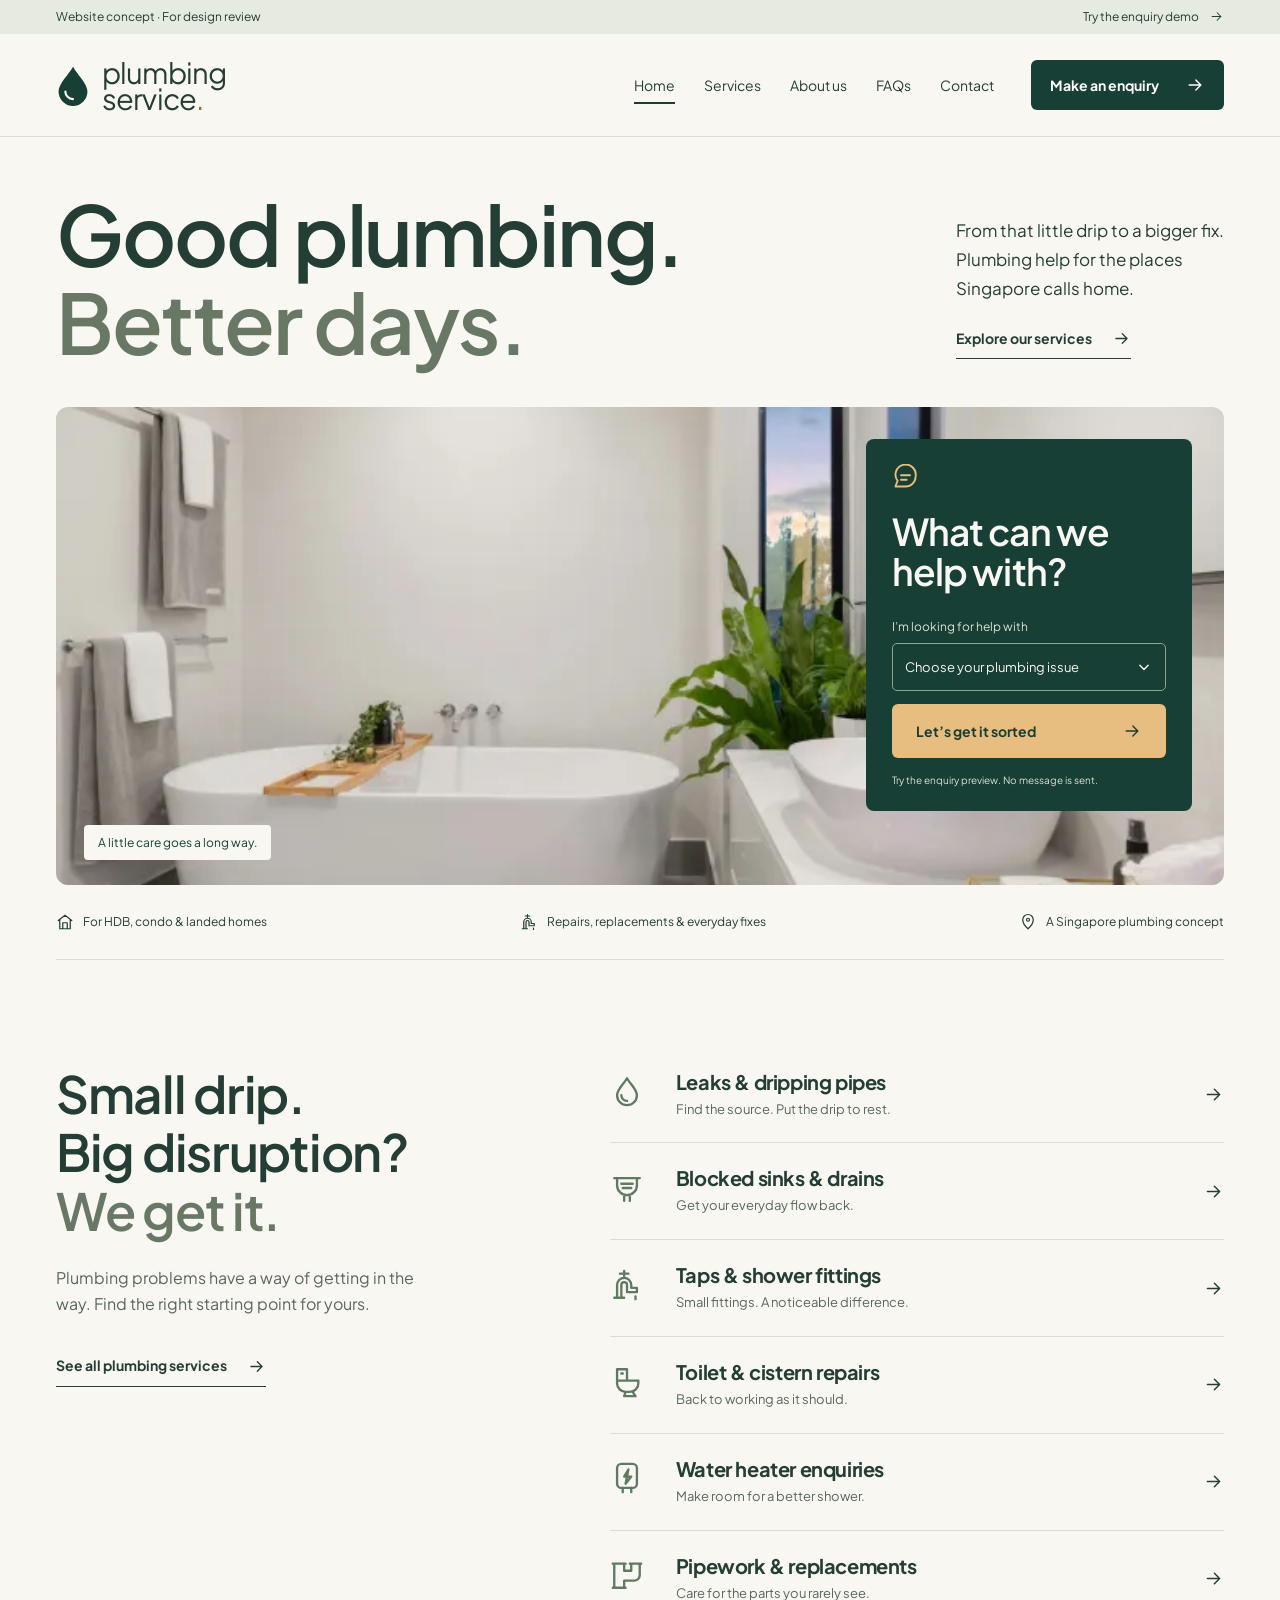
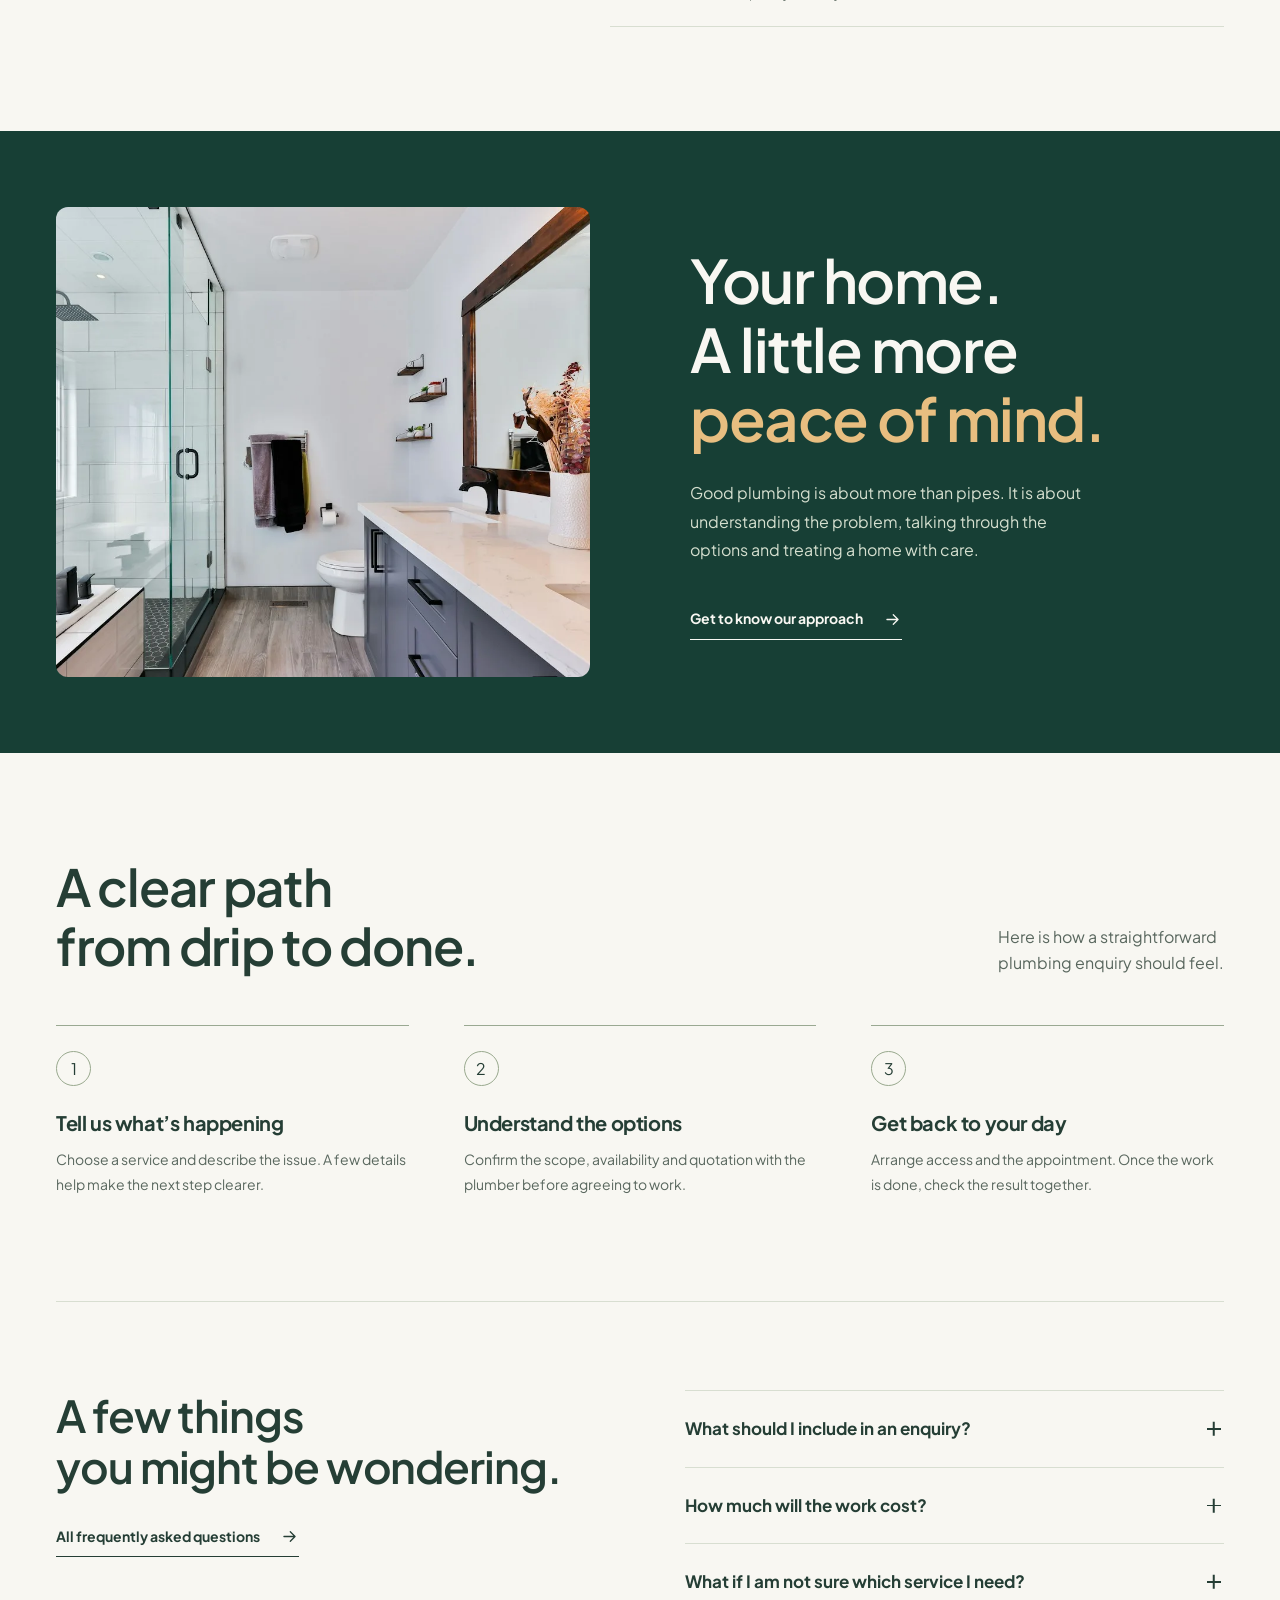
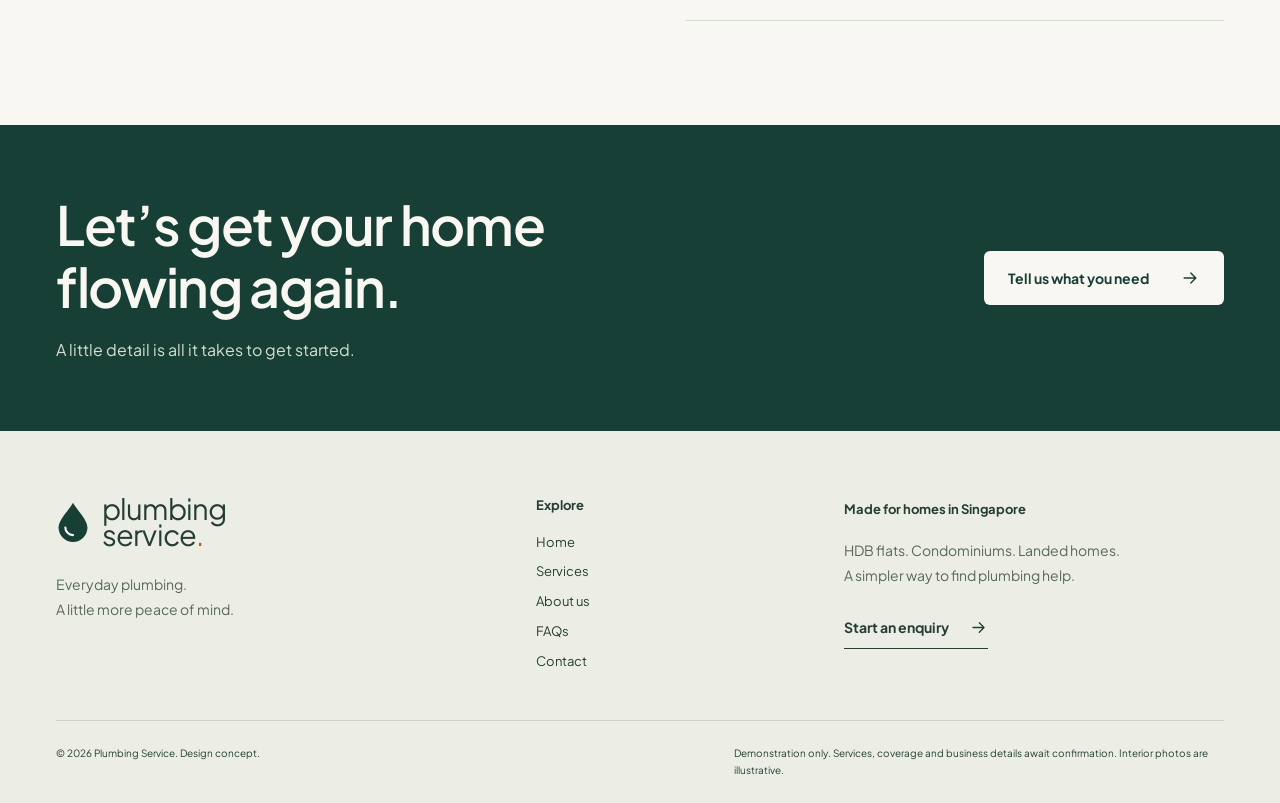
<file: index.html>
<!doctype html>
<html lang="en-SG"><head><meta charset="utf-8"><meta name="viewport" content="width=device-width, initial-scale=1"><meta name="robots" content="noindex,nofollow,noarchive"><meta name="theme-color" content="#173f35"><title>Plumbing Service Singapore — Good plumbing. Better days.</title><meta name="description" content="A five-page Singapore plumbing website design concept. Explore plumbing services and try a local enquiry preview."><meta property="og:title" content="Plumbing Service Singapore — Good plumbing. Better days."><meta property="og:description" content="A five-page Singapore plumbing website design concept. Explore plumbing services and try a local enquiry preview."><meta property="og:type" content="website"><link rel="icon" type="image/svg+xml" href="assets/favicon.svg"><link rel="preload" href="assets/plus-jakarta-sans.ttf" as="font" type="font/ttf" crossorigin><link rel="stylesheet" href="style.css"><script>document.documentElement.classList.add('js');</script><script src="app.js" defer></script></head><body class="page-home"><a class="skip-link" href="#main">Skip to content</a>
<div class="preview-bar"><div class="wrap"><span>Website concept <span aria-hidden="true">·</span> For design review</span><a href="contact.html#enquiry">Try the enquiry demo <svg viewBox="0 0 24 24" fill="none" aria-hidden="true"><path d="M5 12h14m-6-6 6 6-6 6"/></svg></a></div></div>
<header class="site-header"><div class="wrap header-inner"><a class="brand" href="index.html" aria-label="Plumbing Service home"><span class="brand-symbol"><svg viewBox="0 0 40 48" aria-hidden="true"><path d="M20 2C15 11 3 22 3 31a17 17 0 0 0 34 0C37 22 25 11 20 2Z" fill="currentColor"/><path d="M11 31a9 9 0 0 0 9 9" fill="none" stroke="var(--paper)" stroke-width="2.5" stroke-linecap="round"/></svg></span><span>plumbing<span class="brand-second">service<span class="brand-period">.</span></span></span></a><button class="menu-toggle" aria-expanded="false" aria-controls="main-nav"><span>Menu</span><svg viewBox="0 0 24 24" aria-hidden="true"><path d="M4 8h16M4 16h16"/></svg></button><nav id="main-nav" aria-label="Main navigation"><a href="index.html" aria-current="page">Home</a><a href="services.html" >Services</a><a href="about.html" >About us</a><a href="faq.html" >FAQs</a><a href="contact.html" >Contact</a><a class="button nav-cta" href="contact.html">Make an enquiry<svg viewBox="0 0 24 24" fill="none" aria-hidden="true"><path d="M5 12h14m-6-6 6 6-6 6"/></svg></a></nav></div></header><main id="main"><section class="home-intro wrap"><div class="hero-heading"><h1>Good plumbing.<br> <span>Better days.</span></h1><div class="hero-copy"><p>From that little drip to a bigger fix.<br> Plumbing help for the places<br class="desktop-break">  Singapore calls home.</p><a class="text-link" href="services.html">Explore our services<svg viewBox="0 0 24 24" fill="none" aria-hidden="true"><path d="M5 12h14m-6-6 6 6-6 6"/></svg></a></div></div><div class="hero-scene"><picture class="hero-photo"><source media="(max-width: 600px)" srcset="assets/bathroom-mobile.webp"><img src="assets/bathroom.webp" width="1800" height="1202" alt="Light-filled bathroom with a chrome basin tap, freestanding bath and green plants" loading="eager" fetchpriority="high" ></picture><span class="image-caption">A little care goes a long way.</span><form class="quick-enquiry" action="contact.html" method="get"><span class="panel-icon"><svg class="icon" viewBox="0 0 24 24" fill="none" aria-hidden="true"><path d="M21 11a9 9 0 0 1-9 9H3l2-5a9 9 0 1 1 16-4Z"/><path d="M8 10h8m-8 4h5"/></svg></span><h2>What can we<br> help with?</h2><label for="quick-service">I’m looking for help with</label><div class="select-wrap"><select id="quick-service" name="service" required><option value="">Choose your plumbing issue</option><option value="leaks">Leaks & dripping pipes</option><option value="drains">Blocked sinks & drains</option><option value="taps">Taps & shower fittings</option><option value="toilets">Toilet & cistern repairs</option><option value="heaters">Water heater enquiries</option><option value="pipes">Pipework & replacements</option><option value="other">Something else / not sure</option></select><svg viewBox="0 0 24 24" fill="none" aria-hidden="true"><path d="m7 10 5 5 5-5"/></svg></div><button class="button button-sand" type="submit">Let’s get it sorted <svg viewBox="0 0 24 24" fill="none" aria-hidden="true"><path d="M5 12h14m-6-6 6 6-6 6"/></svg></button><p>Try the enquiry preview. No message is sent.</p></form></div><div class="home-context"><span><svg class="icon" viewBox="0 0 24 24" fill="none" aria-hidden="true"><path d="m3 10 9-7 9 7M5 9v12h14V9m-10 12v-8h6v8"/></svg> For HDB, condo & landed homes</span><span><svg class="icon" viewBox="0 0 24 24" fill="none" aria-hidden="true"><path d="M5 21v-9a5 5 0 0 1 10 0v2h4v3h-7v-5a2 2 0 0 0-4 0v9M3 21h7M7 4h6m-3-2v4m8 16v-2"/></svg> Repairs, replacements & everyday fixes</span><span><svg class="icon" viewBox="0 0 24 24" fill="none" aria-hidden="true"><path d="M19 9c0 6-7 12-7 12S5 15 5 9a7 7 0 1 1 14 0Z"/><circle cx="12" cy="9" r="2"/></svg> A Singapore plumbing concept</span></div></section>
<section class="section wrap services-overview"><div class="section-lead"><h2>Small drip.<br> Big disruption?<br> <span>We get it.</span></h2><p>Plumbing problems have a way of getting in the way. Find the right starting point for yours.</p><a class="text-link" href="services.html">See all plumbing services<svg viewBox="0 0 24 24" fill="none" aria-hidden="true"><path d="M5 12h14m-6-6 6 6-6 6"/></svg></a></div><div class="service-list"><a class="service-link" href="services.html#leaks"><span class="service-icon"><svg class="icon" viewBox="0 0 24 24" fill="none" aria-hidden="true"><path d="M12 3C9 8 5 11 5 15a7 7 0 0 0 14 0c0-4-4-7-7-12Z"/><path d="M8 15a4 4 0 0 0 4 4"/></svg></span><span><h3>Leaks & dripping pipes</h3><p>Find the source. Put the drip to rest.</p></span><svg viewBox="0 0 24 24" fill="none" aria-hidden="true"><path d="M5 12h14m-6-6 6 6-6 6"/></svg></a><a class="service-link" href="services.html#drains"><span class="service-icon"><svg class="icon" viewBox="0 0 24 24" fill="none" aria-hidden="true"><path d="M3 5h18M5 5v5a7 7 0 0 0 14 0V5M10 17v4m4-4v4M8 9h8m-7 3h6"/></svg></span><span><h3>Blocked sinks & drains</h3><p>Get your everyday flow back.</p></span><svg viewBox="0 0 24 24" fill="none" aria-hidden="true"><path d="M5 12h14m-6-6 6 6-6 6"/></svg></a><a class="service-link" href="services.html#taps"><span class="service-icon"><svg class="icon" viewBox="0 0 24 24" fill="none" aria-hidden="true"><path d="M5 21v-9a5 5 0 0 1 10 0v2h4v3h-7v-5a2 2 0 0 0-4 0v9M3 21h7M7 4h6m-3-2v4m8 16v-2"/></svg></span><span><h3>Taps & shower fittings</h3><p>Small fittings. A noticeable difference.</p></span><svg viewBox="0 0 24 24" fill="none" aria-hidden="true"><path d="M5 12h14m-6-6 6 6-6 6"/></svg></a><a class="service-link" href="services.html#toilets"><span class="service-icon"><svg class="icon" viewBox="0 0 24 24" fill="none" aria-hidden="true"><path d="M5 3h7v8H5zM5 11h15v2a6 6 0 0 1-6 6h-3a6 6 0 0 1-6-6v-2Zm6 8-1 3h8l-2-3M8 6h1"/></svg></span><span><h3>Toilet & cistern repairs</h3><p>Back to working as it should.</p></span><svg viewBox="0 0 24 24" fill="none" aria-hidden="true"><path d="M5 12h14m-6-6 6 6-6 6"/></svg></a><a class="service-link" href="services.html#heaters"><span class="service-icon"><svg class="icon" viewBox="0 0 24 24" fill="none" aria-hidden="true"><rect x="5" y="2" width="14" height="17" rx="3"/><path d="M9 19v3m6-3v3m-5-11 3-5-1 5h3l-4 5 1-5Z"/></svg></span><span><h3>Water heater enquiries</h3><p>Make room for a better shower.</p></span><svg viewBox="0 0 24 24" fill="none" aria-hidden="true"><path d="M5 12h14m-6-6 6 6-6 6"/></svg></a><a class="service-link" href="services.html#pipes"><span class="service-icon"><svg class="icon" viewBox="0 0 24 24" fill="none" aria-hidden="true"><path d="M3 4h7v5h5V4h6v8a4 4 0 0 1-4 4h-7v5H3V4Zm-1 0h9m3 0h8M2 21h9"/></svg></span><span><h3>Pipework & replacements</h3><p>Care for the parts you rarely see.</p></span><svg viewBox="0 0 24 24" fill="none" aria-hidden="true"><path d="M5 12h14m-6-6 6 6-6 6"/></svg></a></div></section>
<section class="care-section"><div class="wrap care-inner"><img class="care-photo" src="assets/bathroom-detail.webp" width="1200" height="800" alt="Bathroom fittings including a shower, basin tap and toilet; illustrative interior" loading="lazy"><div class="care-copy"><h2>Your home.<br> A little more<br> <em>peace of mind.</em></h2><p>Good plumbing is about more than pipes. It is about understanding the problem, talking through the options and treating a home with care.</p><a class="text-link" href="about.html">Get to know our approach<svg viewBox="0 0 24 24" fill="none" aria-hidden="true"><path d="M5 12h14m-6-6 6 6-6 6"/></svg></a></div></div></section>
<section class="section wrap process-section"><div class="section-heading"><h2>A clear path<br> from drip to done.</h2><p>Here is how a straightforward<br> plumbing enquiry should feel.</p></div><ol class="process-list"><li><span class="step-number">1</span><h3>Tell us what’s happening</h3><p>Choose a service and describe the issue. A few details help make the next step clearer.</p></li><li><span class="step-number">2</span><h3>Understand the options</h3><p>Confirm the scope, availability and quotation with the plumber before agreeing to work.</p></li><li><span class="step-number">3</span><h3>Get back to your day</h3><p>Arrange access and the appointment. Once the work is done, check the result together.</p></li></ol></section>
<section class="faq-preview section wrap"><div><h2>A few things<br> you might be wondering.</h2><a class="text-link" href="faq.html">All frequently asked questions<svg viewBox="0 0 24 24" fill="none" aria-hidden="true"><path d="M5 12h14m-6-6 6 6-6 6"/></svg></a></div><div><details class="faq-item" data-category="Getting started"><summary><span>What should I include in an enquiry?</span><span class="plus" aria-hidden="true"></span></summary><div class="faq-answer">Tell us what is happening, where the problem is, your property type and your six-digit postal code. A clear description of when the problem started is helpful. For a real booking, a photo or short video can also help the plumber assess the next step.</div></details><details class="faq-item" data-category="Booking"><summary><span>How much will the work cost?</span><span class="plus" aria-hidden="true"></span></summary><div class="faq-answer">The cost depends on the problem, access, parts and work involved. Ask for a clear quotation and confirmation of any assessment or call-out charge before proceeding. Prices are not included in this mockup because the company has not supplied its rates.</div></details><details class="faq-item" data-category="Services"><summary><span>What if I am not sure which service I need?</span><span class="plus" aria-hidden="true"></span></summary><div class="faq-answer">Choose “Something else / not sure” in the enquiry form and describe what you can see or hear. You do not need to diagnose the problem yourself.</div></details></div></section><section class="closing"><div class="wrap closing-inner"><div><h2>Let’s get your home<br> flowing again.</h2><p>A little detail is all it takes to get started.</p></div><a class="button button-light" href="contact.html">Tell us what you need<svg viewBox="0 0 24 24" fill="none" aria-hidden="true"><path d="M5 12h14m-6-6 6 6-6 6"/></svg></a></div></section></main><footer class="site-footer"><div class="wrap"><div class="footer-top"><div><a class="brand" href="index.html" aria-label="Plumbing Service home"><span class="brand-symbol"><svg viewBox="0 0 40 48" aria-hidden="true"><path d="M20 2C15 11 3 22 3 31a17 17 0 0 0 34 0C37 22 25 11 20 2Z" fill="currentColor"/><path d="M11 31a9 9 0 0 0 9 9" fill="none" stroke="var(--paper)" stroke-width="2.5" stroke-linecap="round"/></svg></span><span>plumbing<span class="brand-second">service<span class="brand-period">.</span></span></span></a><p>Everyday plumbing.<br> A little more peace of mind.</p></div><div class="footer-links"><span class="footer-title">Explore</span><a href="index.html">Home</a><a href="services.html">Services</a><a href="about.html">About us</a><a href="faq.html">FAQs</a><a href="contact.html">Contact</a></div><div class="footer-note"><span class="footer-title">Made for homes in Singapore</span><p>HDB flats. Condominiums. Landed homes.<br> A simpler way to find plumbing help.</p><a class="text-link" href="contact.html">Start an enquiry <svg viewBox="0 0 24 24" fill="none" aria-hidden="true"><path d="M5 12h14m-6-6 6 6-6 6"/></svg></a></div></div><div class="footer-bottom"><p>© 2026 Plumbing Service. Design concept.</p><p>Demonstration only. Services, coverage and business details await confirmation. Interior photos are illustrative.</p></div></div></footer><div class="mobile-enquiry"><span>Need a hand?</span><a href="contact.html">Make an enquiry <svg viewBox="0 0 24 24" fill="none" aria-hidden="true"><path d="M5 12h14m-6-6 6 6-6 6"/></svg></a></div></body></html>
</file>
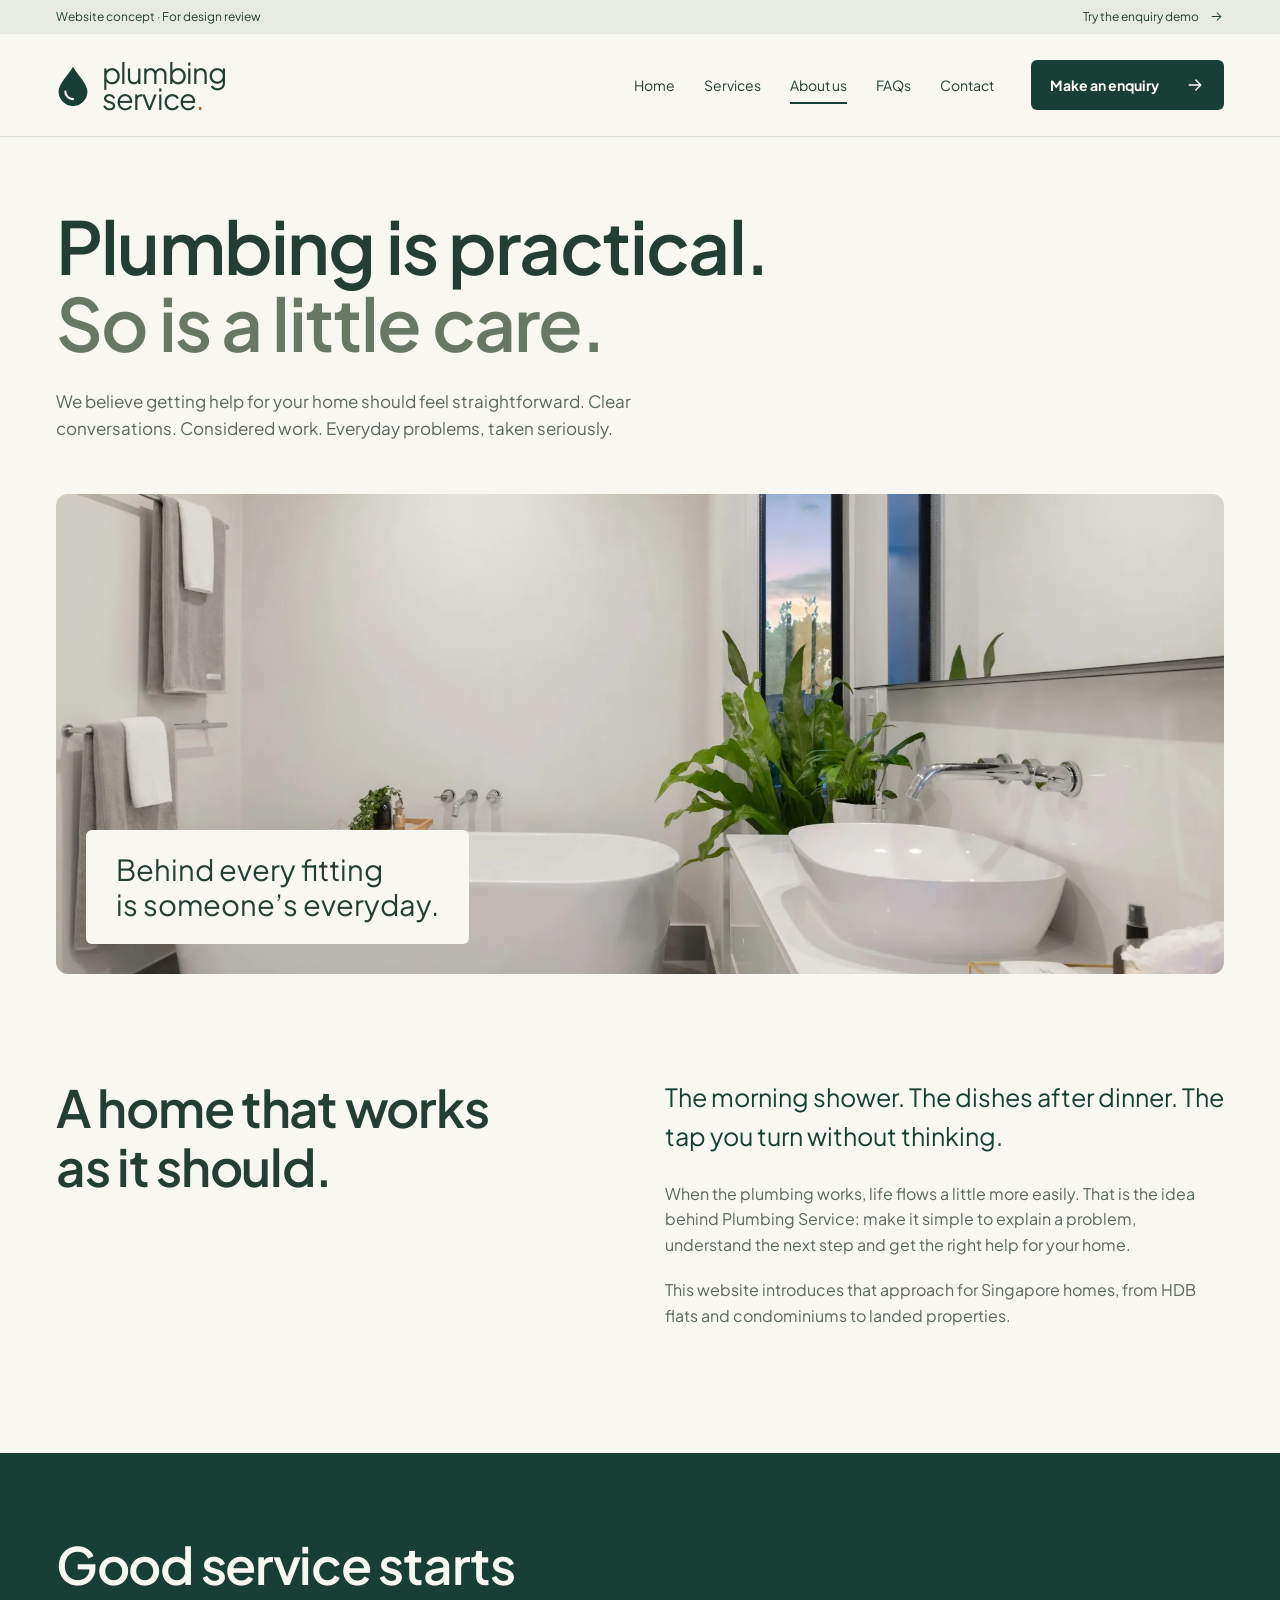
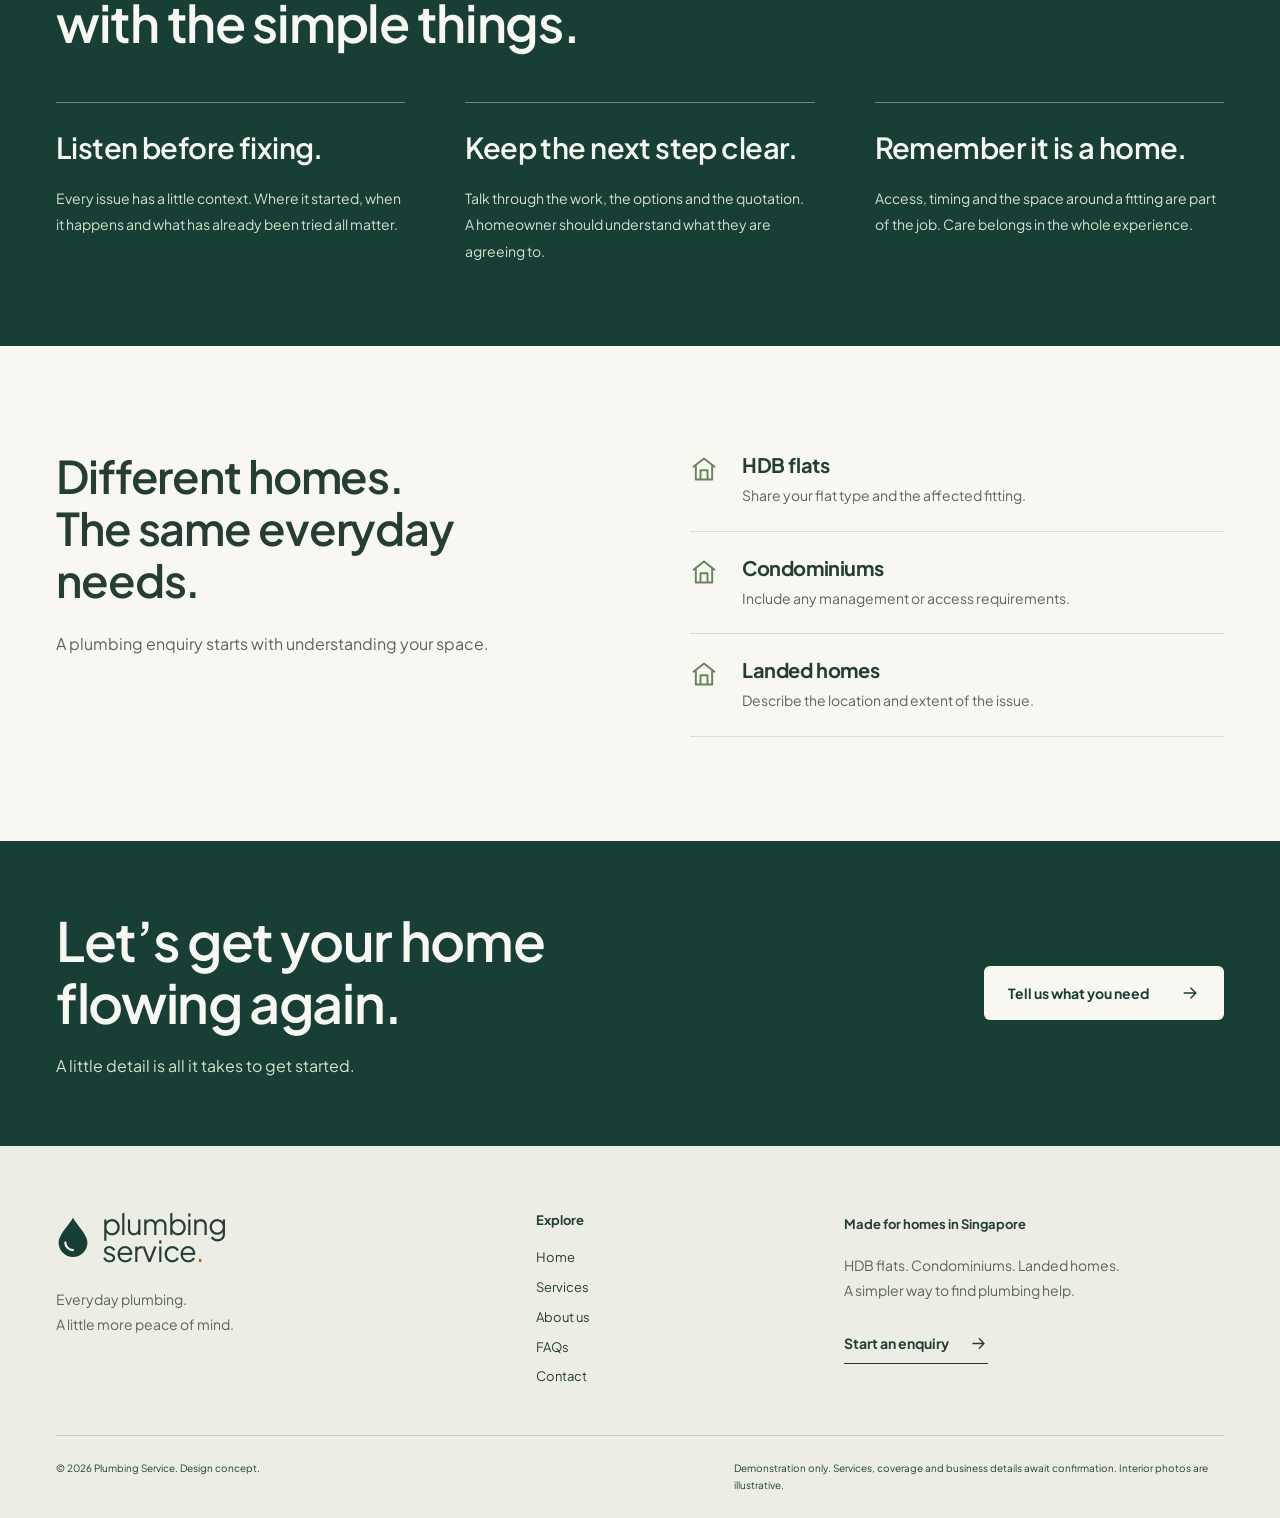
<file: about.html>
<!doctype html>
<html lang="en-SG"><head><meta charset="utf-8"><meta name="viewport" content="width=device-width, initial-scale=1"><meta name="robots" content="noindex,nofollow,noarchive"><meta name="theme-color" content="#173f35"><title>Our Approach — Plumbing Service Singapore</title><meta name="description" content="A straightforward, home-focused approach to plumbing help. Plumbing Service website design concept."><meta property="og:title" content="Our Approach — Plumbing Service Singapore"><meta property="og:description" content="A straightforward, home-focused approach to plumbing help. Plumbing Service website design concept."><meta property="og:type" content="website"><link rel="icon" type="image/svg+xml" href="assets/favicon.svg"><link rel="preload" href="assets/plus-jakarta-sans.ttf" as="font" type="font/ttf" crossorigin><link rel="stylesheet" href="style.css"><script>document.documentElement.classList.add('js');</script><script src="app.js" defer></script></head><body class="page-about"><a class="skip-link" href="#main">Skip to content</a>
<div class="preview-bar"><div class="wrap"><span>Website concept <span aria-hidden="true">·</span> For design review</span><a href="contact.html#enquiry">Try the enquiry demo <svg viewBox="0 0 24 24" fill="none" aria-hidden="true"><path d="M5 12h14m-6-6 6 6-6 6"/></svg></a></div></div>
<header class="site-header"><div class="wrap header-inner"><a class="brand" href="index.html" aria-label="Plumbing Service home"><span class="brand-symbol"><svg viewBox="0 0 40 48" aria-hidden="true"><path d="M20 2C15 11 3 22 3 31a17 17 0 0 0 34 0C37 22 25 11 20 2Z" fill="currentColor"/><path d="M11 31a9 9 0 0 0 9 9" fill="none" stroke="var(--paper)" stroke-width="2.5" stroke-linecap="round"/></svg></span><span>plumbing<span class="brand-second">service<span class="brand-period">.</span></span></span></a><button class="menu-toggle" aria-expanded="false" aria-controls="main-nav"><span>Menu</span><svg viewBox="0 0 24 24" aria-hidden="true"><path d="M4 8h16M4 16h16"/></svg></button><nav id="main-nav" aria-label="Main navigation"><a href="index.html" >Home</a><a href="services.html" >Services</a><a href="about.html" aria-current="page">About us</a><a href="faq.html" >FAQs</a><a href="contact.html" >Contact</a><a class="button nav-cta" href="contact.html">Make an enquiry<svg viewBox="0 0 24 24" fill="none" aria-hidden="true"><path d="M5 12h14m-6-6 6 6-6 6"/></svg></a></nav></div></header><main id="main"><section class="page-intro wrap about-intro"><h1>Plumbing is practical.<br> <span>So is a little care.</span></h1><p>We believe getting help for your home should feel straightforward. Clear conversations. Considered work. Everyday problems, taken seriously.</p></section><div class="about-image wrap"><picture class=""><source media="(max-width: 600px)" srcset="assets/bathroom-mobile.webp"><img src="assets/bathroom.webp" width="1800" height="1202" alt="Light-filled bathroom with a chrome basin tap, freestanding bath and green plants" loading="eager" fetchpriority="high" ></picture><div class="about-image-note">Behind every fitting<br> is someone’s everyday.</div></div><section class="section wrap belief-section"><h2>A home that works<br> as it should.</h2><div><p class="large-body">The morning shower. The dishes after dinner. The tap you turn without thinking.</p><p>When the plumbing works, life flows a little more easily. That is the idea behind Plumbing Service: make it simple to explain a problem, understand the next step and get the right help for your home.</p><p>This website introduces that approach for Singapore homes, from HDB flats and condominiums to landed properties.</p></div></section><section class="values-section"><div class="wrap"><h2>Good service starts<br> with the simple things.</h2><div class="value-list"><article><h3>Listen before fixing.</h3><p>Every issue has a little context. Where it started, when it happens and what has already been tried all matter.</p></article><article><h3>Keep the next step clear.</h3><p>Talk through the work, the options and the quotation. A homeowner should understand what they are agreeing to.</p></article><article><h3>Remember it is a home.</h3><p>Access, timing and the space around a fitting are part of the job. Care belongs in the whole experience.</p></article></div></div></section><section class="section wrap home-types"><div><h2>Different homes.<br> The same everyday needs.</h2><p>A plumbing enquiry starts with understanding your space.</p></div><div class="home-type-list"><article><svg class="icon" viewBox="0 0 24 24" fill="none" aria-hidden="true"><path d="m3 10 9-7 9 7M5 9v12h14V9m-10 12v-8h6v8"/></svg><div><h3>HDB flats</h3><p>Share your flat type and the affected fitting.</p></div></article><article><svg class="icon" viewBox="0 0 24 24" fill="none" aria-hidden="true"><path d="m3 10 9-7 9 7M5 9v12h14V9m-10 12v-8h6v8"/></svg><div><h3>Condominiums</h3><p>Include any management or access requirements.</p></div></article><article><svg class="icon" viewBox="0 0 24 24" fill="none" aria-hidden="true"><path d="m3 10 9-7 9 7M5 9v12h14V9m-10 12v-8h6v8"/></svg><div><h3>Landed homes</h3><p>Describe the location and extent of the issue.</p></div></article></div></section><section class="closing"><div class="wrap closing-inner"><div><h2>Let’s get your home<br> flowing again.</h2><p>A little detail is all it takes to get started.</p></div><a class="button button-light" href="contact.html">Tell us what you need<svg viewBox="0 0 24 24" fill="none" aria-hidden="true"><path d="M5 12h14m-6-6 6 6-6 6"/></svg></a></div></section></main><footer class="site-footer"><div class="wrap"><div class="footer-top"><div><a class="brand" href="index.html" aria-label="Plumbing Service home"><span class="brand-symbol"><svg viewBox="0 0 40 48" aria-hidden="true"><path d="M20 2C15 11 3 22 3 31a17 17 0 0 0 34 0C37 22 25 11 20 2Z" fill="currentColor"/><path d="M11 31a9 9 0 0 0 9 9" fill="none" stroke="var(--paper)" stroke-width="2.5" stroke-linecap="round"/></svg></span><span>plumbing<span class="brand-second">service<span class="brand-period">.</span></span></span></a><p>Everyday plumbing.<br> A little more peace of mind.</p></div><div class="footer-links"><span class="footer-title">Explore</span><a href="index.html">Home</a><a href="services.html">Services</a><a href="about.html">About us</a><a href="faq.html">FAQs</a><a href="contact.html">Contact</a></div><div class="footer-note"><span class="footer-title">Made for homes in Singapore</span><p>HDB flats. Condominiums. Landed homes.<br> A simpler way to find plumbing help.</p><a class="text-link" href="contact.html">Start an enquiry <svg viewBox="0 0 24 24" fill="none" aria-hidden="true"><path d="M5 12h14m-6-6 6 6-6 6"/></svg></a></div></div><div class="footer-bottom"><p>© 2026 Plumbing Service. Design concept.</p><p>Demonstration only. Services, coverage and business details await confirmation. Interior photos are illustrative.</p></div></div></footer><div class="mobile-enquiry"><span>Need a hand?</span><a href="contact.html">Make an enquiry <svg viewBox="0 0 24 24" fill="none" aria-hidden="true"><path d="M5 12h14m-6-6 6 6-6 6"/></svg></a></div></body></html>
</file>
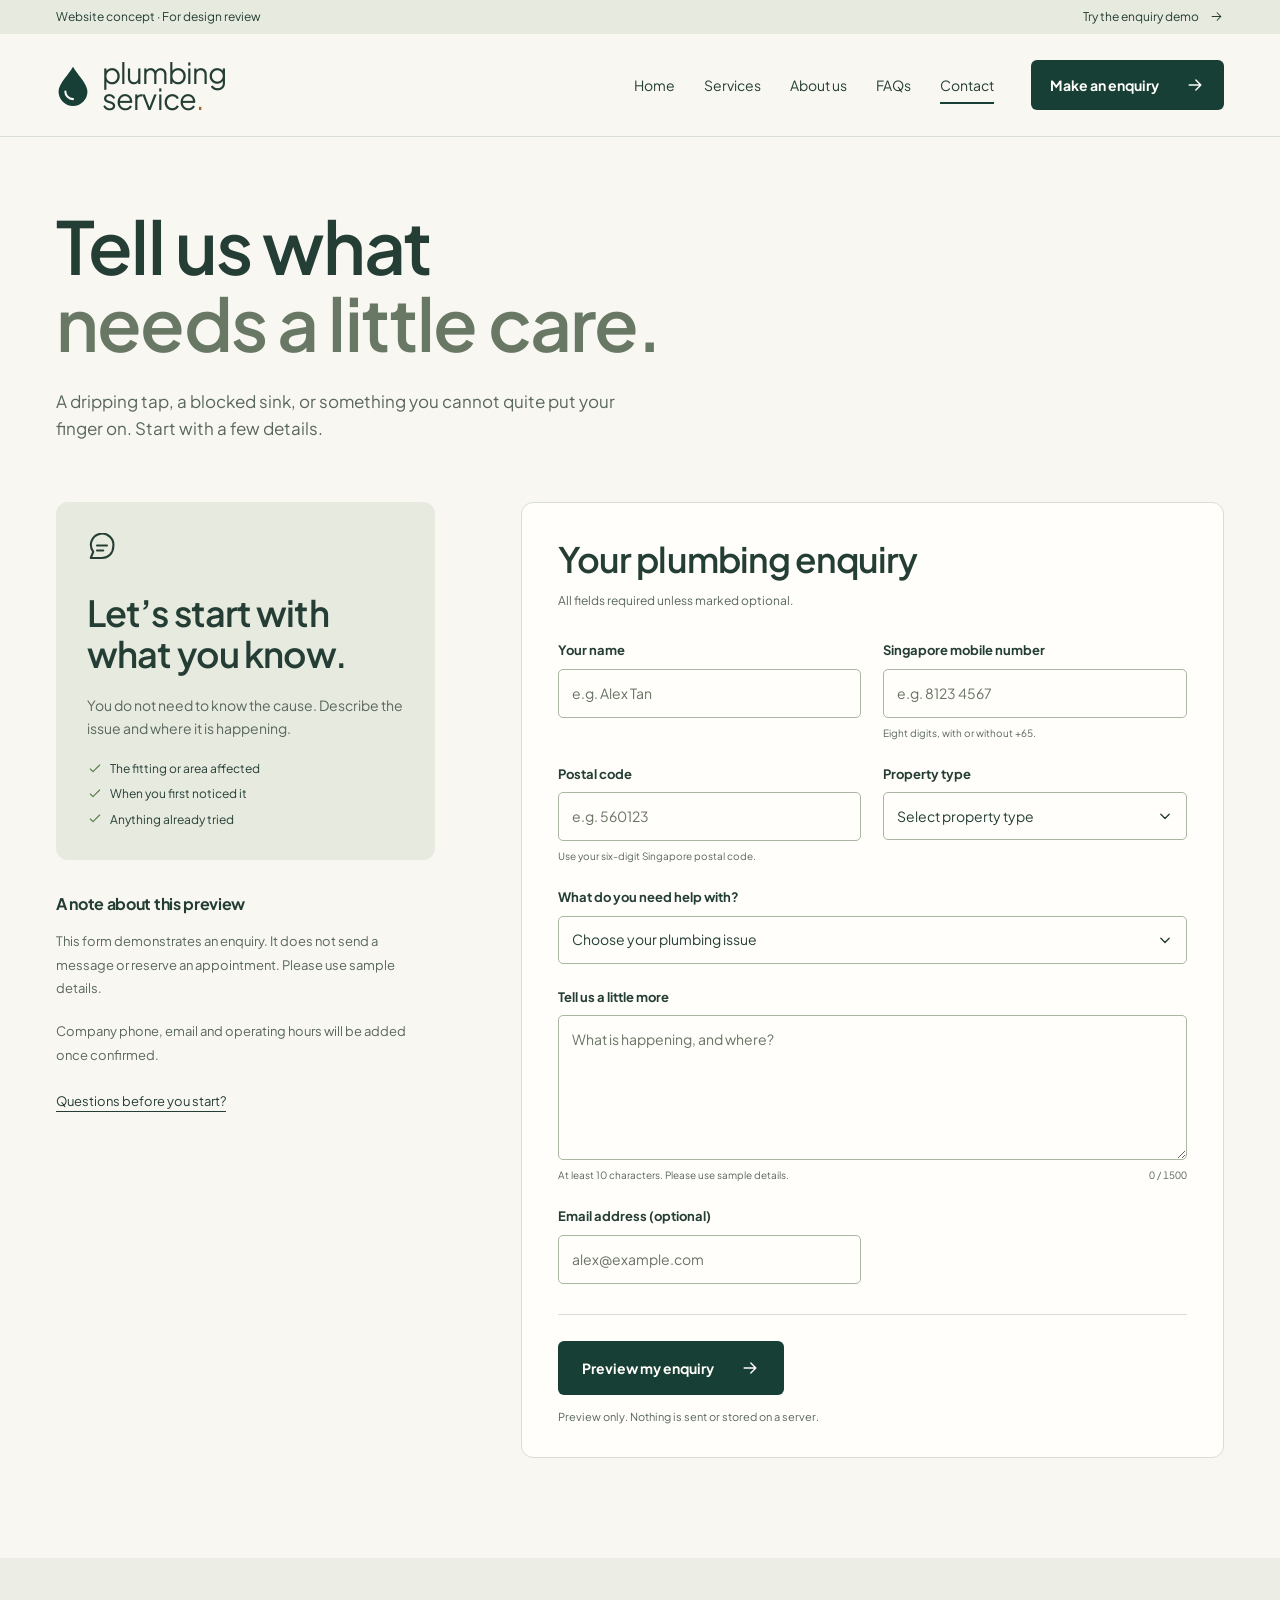
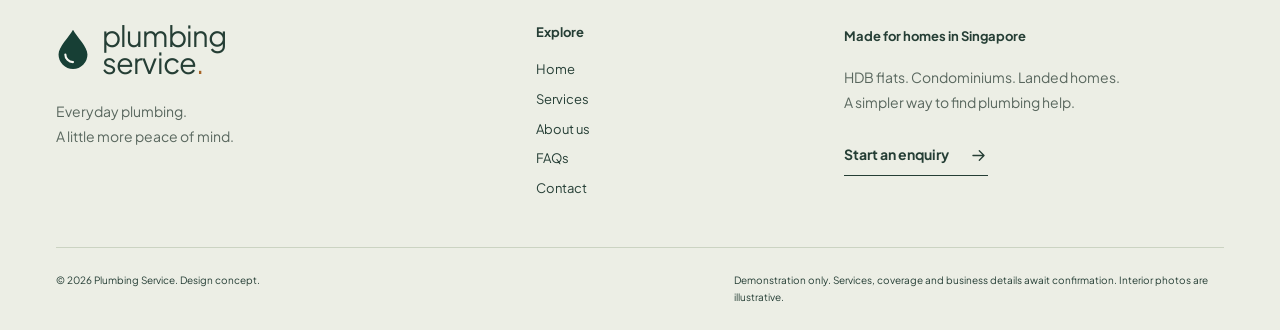
<file: contact.html>
<!doctype html>
<html lang="en-SG"><head><meta charset="utf-8"><meta name="viewport" content="width=device-width, initial-scale=1"><meta name="robots" content="noindex,nofollow,noarchive"><meta name="theme-color" content="#173f35"><title>Make an Enquiry — Plumbing Service Singapore</title><meta name="description" content="Try the plumbing enquiry demonstration. Create a preview in your browser; no message is sent or appointment booked."><meta property="og:title" content="Make an Enquiry — Plumbing Service Singapore"><meta property="og:description" content="Try the plumbing enquiry demonstration. Create a preview in your browser; no message is sent or appointment booked."><meta property="og:type" content="website"><link rel="icon" type="image/svg+xml" href="assets/favicon.svg"><link rel="preload" href="assets/plus-jakarta-sans.ttf" as="font" type="font/ttf" crossorigin><link rel="stylesheet" href="style.css"><script>document.documentElement.classList.add('js');</script><script src="app.js" defer></script></head><body class="page-contact"><a class="skip-link" href="#main">Skip to content</a>
<div class="preview-bar"><div class="wrap"><span>Website concept <span aria-hidden="true">·</span> For design review</span><a href="contact.html#enquiry">Try the enquiry demo <svg viewBox="0 0 24 24" fill="none" aria-hidden="true"><path d="M5 12h14m-6-6 6 6-6 6"/></svg></a></div></div>
<header class="site-header"><div class="wrap header-inner"><a class="brand" href="index.html" aria-label="Plumbing Service home"><span class="brand-symbol"><svg viewBox="0 0 40 48" aria-hidden="true"><path d="M20 2C15 11 3 22 3 31a17 17 0 0 0 34 0C37 22 25 11 20 2Z" fill="currentColor"/><path d="M11 31a9 9 0 0 0 9 9" fill="none" stroke="var(--paper)" stroke-width="2.5" stroke-linecap="round"/></svg></span><span>plumbing<span class="brand-second">service<span class="brand-period">.</span></span></span></a><button class="menu-toggle" aria-expanded="false" aria-controls="main-nav"><span>Menu</span><svg viewBox="0 0 24 24" aria-hidden="true"><path d="M4 8h16M4 16h16"/></svg></button><nav id="main-nav" aria-label="Main navigation"><a href="index.html" >Home</a><a href="services.html" >Services</a><a href="about.html" >About us</a><a href="faq.html" >FAQs</a><a href="contact.html" aria-current="page">Contact</a><a class="button nav-cta" href="contact.html">Make an enquiry<svg viewBox="0 0 24 24" fill="none" aria-hidden="true"><path d="M5 12h14m-6-6 6 6-6 6"/></svg></a></nav></div></header><main id="main"><section class="page-intro wrap contact-intro"><h1>Tell us what<br> <span>needs a little care.</span></h1><p>A dripping tap, a blocked sink, or something you cannot quite put your finger on. Start with a few details.</p></section><section class="wrap contact-layout" id="enquiry"><aside class="contact-aside"><div class="contact-note"><svg class="icon" viewBox="0 0 24 24" fill="none" aria-hidden="true"><path d="M21 11a9 9 0 0 1-9 9H3l2-5a9 9 0 1 1 16-4Z"/><path d="M8 10h8m-8 4h5"/></svg><h2>Let’s start with<br> what you know.</h2><p>You do not need to know the cause. Describe the issue and where it is happening.</p><ul class="check-list"><li><svg class="icon" viewBox="0 0 24 24" fill="none" aria-hidden="true"><path d="m5 12 4 4L19 6"/></svg> The fitting or area affected</li><li><svg class="icon" viewBox="0 0 24 24" fill="none" aria-hidden="true"><path d="m5 12 4 4L19 6"/></svg> When you first noticed it</li><li><svg class="icon" viewBox="0 0 24 24" fill="none" aria-hidden="true"><path d="m5 12 4 4L19 6"/></svg> Anything already tried</li></ul></div><div class="contact-facts"><h3>A note about this preview</h3><p>This form demonstrates an enquiry. It does not send a message or reserve an appointment. Please use sample details.</p><p>Company phone, email and operating hours will be added once confirmed.</p><a href="faq.html">Questions before you start?</a></div></aside><div class="enquiry-form-shell"><form id="enquiry-form" novalidate><div class="form-heading"><h2>Your plumbing enquiry</h2><p>All fields required unless marked optional.</p></div><div id="form-errors" class="form-error-summary" role="alert" tabindex="-1" hidden></div><div class="form-grid"><div class="field"><label for="name">Your name</label><input id="name" name="name" type="text" autocomplete="name" maxlength="80" required placeholder="e.g. Alex Tan" aria-describedby="name-error"><span class="field-error" id="name-error"></span></div><div class="field"><label for="phone">Singapore mobile number</label><input id="phone" name="phone" type="tel" autocomplete="tel" inputmode="tel" maxlength="20" required placeholder="e.g. 8123 4567" aria-describedby="phone-hint phone-error"><span class="field-hint" id="phone-hint">Eight digits, with or without +65.</span><span class="field-error" id="phone-error"></span></div><div class="field"><label for="postal">Postal code</label><input id="postal" name="postal" type="text" autocomplete="postal-code" inputmode="numeric" maxlength="6" required placeholder="e.g. 560123" aria-describedby="postal-hint postal-error"><span class="field-hint" id="postal-hint">Use your six-digit Singapore postal code.</span><span class="field-error" id="postal-error"></span></div><div class="field"><label for="property">Property type</label><div class="select-wrap"><select id="property" name="property" required aria-describedby="property-error"><option value="">Select property type</option><option>HDB flat</option><option>Condominium</option><option>Landed home</option><option>Commercial premises</option><option>Other / not sure</option></select><svg viewBox="0 0 24 24" fill="none" aria-hidden="true"><path d="m7 10 5 5 5-5"/></svg></div><span class="field-error" id="property-error"></span></div><div class="field full"><label for="service">What do you need help with?</label><div class="select-wrap"><select id="service" name="service" required aria-describedby="service-error"><option value="">Choose your plumbing issue</option><option value="leaks">Leaks & dripping pipes</option><option value="drains">Blocked sinks & drains</option><option value="taps">Taps & shower fittings</option><option value="toilets">Toilet & cistern repairs</option><option value="heaters">Water heater enquiries</option><option value="pipes">Pipework & replacements</option><option value="other">Something else / not sure</option></select><svg viewBox="0 0 24 24" fill="none" aria-hidden="true"><path d="m7 10 5 5 5-5"/></svg></div><span class="field-error" id="service-error"></span></div><div class="field full"><label for="details">Tell us a little more</label><textarea id="details" name="details" rows="5" required minlength="10" maxlength="1500" placeholder="What is happening, and where?" aria-describedby="details-hint details-error"></textarea><div class="field-meta"><span class="field-hint" id="details-hint">At least 10 characters. Please use sample details.</span><span id="character-count">0 / 1500</span></div><span class="field-error" id="details-error"></span></div><div class="field"><label for="email">Email address (optional)</label><input id="email" name="email" type="email" autocomplete="email" maxlength="150" placeholder="alex@example.com" aria-describedby="email-error"><span class="field-error" id="email-error"></span></div></div><div class="form-submit"><button class="button" id="preview-enquiry" type="submit" disabled>Preview my enquiry <svg viewBox="0 0 24 24" fill="none" aria-hidden="true"><path d="M5 12h14m-6-6 6 6-6 6"/></svg></button><p>Preview only. Nothing is sent or stored on a server.</p></div><p class="form-error-summary js-required">Enable JavaScript to preview an enquiry. This demo cannot send messages.</p></form><section id="enquiry-result" class="enquiry-result" hidden aria-labelledby="result-title"><span class="result-icon"><svg class="icon" viewBox="0 0 24 24" fill="none" aria-hidden="true"><path d="m5 12 4 4L19 6"/></svg></span><h2 id="result-title" tabindex="-1">Your enquiry preview.</h2><p>This is how your enquiry could look. <strong>It has not been sent.</strong></p><dl id="enquiry-summary"></dl><div class="result-actions"><button type="button" id="copy-enquiry" class="button">Copy enquiry <svg class="icon" viewBox="0 0 24 24" fill="none" aria-hidden="true"><path d="M21 11a9 9 0 0 1-9 9H3l2-5a9 9 0 1 1 16-4Z"/><path d="M8 10h8m-8 4h5"/></svg></button><button type="button" id="edit-enquiry" class="button button-outline">Edit details</button></div><p id="copy-status" role="status" aria-live="polite"></p><div id="copy-fallback" hidden><label for="copy-text">Copy the enquiry below</label><textarea id="copy-text" readonly rows="10"></textarea></div></section></div></section></main><footer class="site-footer"><div class="wrap"><div class="footer-top"><div><a class="brand" href="index.html" aria-label="Plumbing Service home"><span class="brand-symbol"><svg viewBox="0 0 40 48" aria-hidden="true"><path d="M20 2C15 11 3 22 3 31a17 17 0 0 0 34 0C37 22 25 11 20 2Z" fill="currentColor"/><path d="M11 31a9 9 0 0 0 9 9" fill="none" stroke="var(--paper)" stroke-width="2.5" stroke-linecap="round"/></svg></span><span>plumbing<span class="brand-second">service<span class="brand-period">.</span></span></span></a><p>Everyday plumbing.<br> A little more peace of mind.</p></div><div class="footer-links"><span class="footer-title">Explore</span><a href="index.html">Home</a><a href="services.html">Services</a><a href="about.html">About us</a><a href="faq.html">FAQs</a><a href="contact.html">Contact</a></div><div class="footer-note"><span class="footer-title">Made for homes in Singapore</span><p>HDB flats. Condominiums. Landed homes.<br> A simpler way to find plumbing help.</p><a class="text-link" href="contact.html">Start an enquiry <svg viewBox="0 0 24 24" fill="none" aria-hidden="true"><path d="M5 12h14m-6-6 6 6-6 6"/></svg></a></div></div><div class="footer-bottom"><p>© 2026 Plumbing Service. Design concept.</p><p>Demonstration only. Services, coverage and business details await confirmation. Interior photos are illustrative.</p></div></div></footer></body></html>
</file>
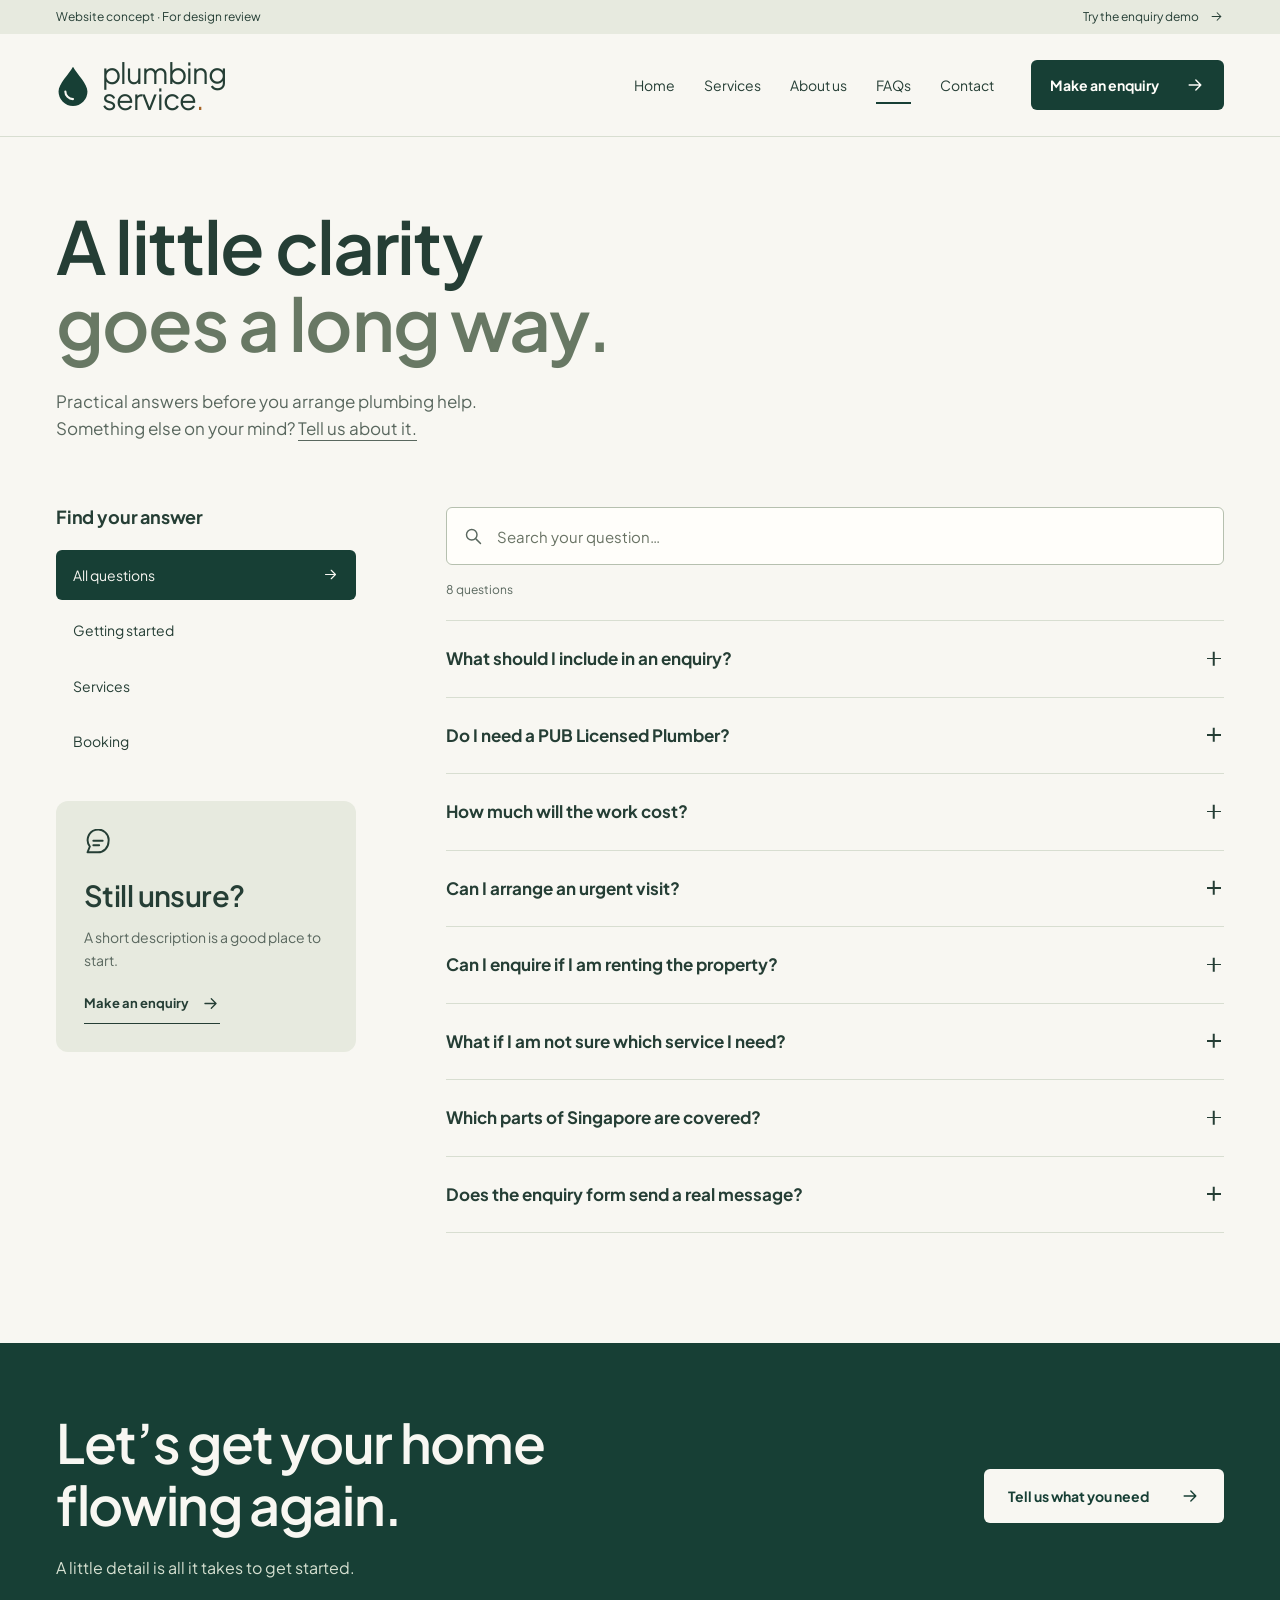
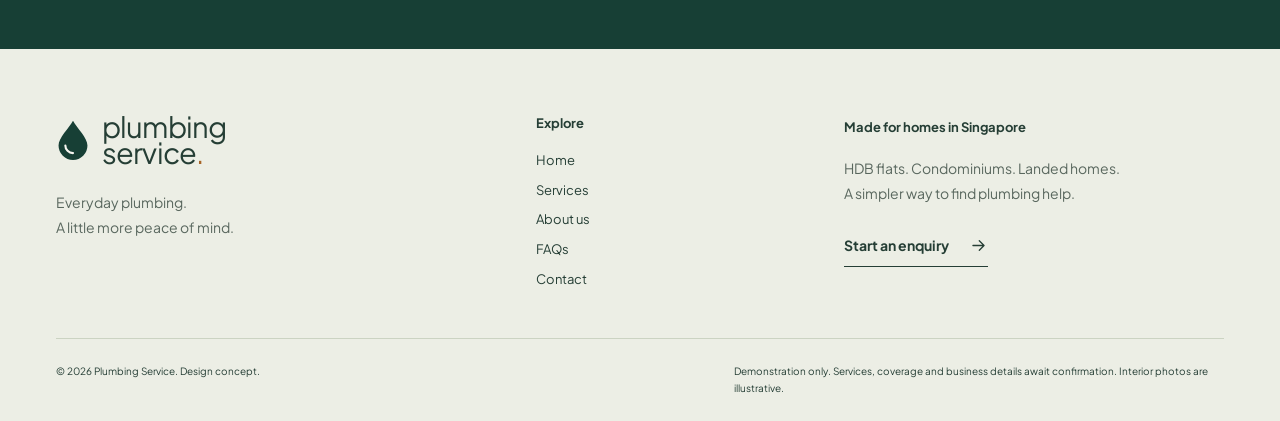
<file: faq.html>
<!doctype html>
<html lang="en-SG"><head><meta charset="utf-8"><meta name="viewport" content="width=device-width, initial-scale=1"><meta name="robots" content="noindex,nofollow,noarchive"><meta name="theme-color" content="#173f35"><title>Frequently Asked Questions — Plumbing Service Singapore</title><meta name="description" content="Find practical answers about plumbing enquiries, service scope, quotations and licensed plumbing work in Singapore."><meta property="og:title" content="Frequently Asked Questions — Plumbing Service Singapore"><meta property="og:description" content="Find practical answers about plumbing enquiries, service scope, quotations and licensed plumbing work in Singapore."><meta property="og:type" content="website"><link rel="icon" type="image/svg+xml" href="assets/favicon.svg"><link rel="preload" href="assets/plus-jakarta-sans.ttf" as="font" type="font/ttf" crossorigin><link rel="stylesheet" href="style.css"><script>document.documentElement.classList.add('js');</script><script src="app.js" defer></script></head><body class="page-faq"><a class="skip-link" href="#main">Skip to content</a>
<div class="preview-bar"><div class="wrap"><span>Website concept <span aria-hidden="true">·</span> For design review</span><a href="contact.html#enquiry">Try the enquiry demo <svg viewBox="0 0 24 24" fill="none" aria-hidden="true"><path d="M5 12h14m-6-6 6 6-6 6"/></svg></a></div></div>
<header class="site-header"><div class="wrap header-inner"><a class="brand" href="index.html" aria-label="Plumbing Service home"><span class="brand-symbol"><svg viewBox="0 0 40 48" aria-hidden="true"><path d="M20 2C15 11 3 22 3 31a17 17 0 0 0 34 0C37 22 25 11 20 2Z" fill="currentColor"/><path d="M11 31a9 9 0 0 0 9 9" fill="none" stroke="var(--paper)" stroke-width="2.5" stroke-linecap="round"/></svg></span><span>plumbing<span class="brand-second">service<span class="brand-period">.</span></span></span></a><button class="menu-toggle" aria-expanded="false" aria-controls="main-nav"><span>Menu</span><svg viewBox="0 0 24 24" aria-hidden="true"><path d="M4 8h16M4 16h16"/></svg></button><nav id="main-nav" aria-label="Main navigation"><a href="index.html" >Home</a><a href="services.html" >Services</a><a href="about.html" >About us</a><a href="faq.html" aria-current="page">FAQs</a><a href="contact.html" >Contact</a><a class="button nav-cta" href="contact.html">Make an enquiry<svg viewBox="0 0 24 24" fill="none" aria-hidden="true"><path d="M5 12h14m-6-6 6 6-6 6"/></svg></a></nav></div></header><main id="main"><section class="page-intro wrap faq-intro"><h1>A little clarity<br> <span>goes a long way.</span></h1><p>Practical answers before you arrange plumbing help.<br> Something else on your mind? <a href="contact.html">Tell us about it.</a></p></section><section class="wrap faq-layout"><aside class="faq-sidebar"><h2>Find your answer</h2><div class="faq-filters" role="group" aria-label="Filter questions by topic"><button type="button" data-filter="all" aria-pressed="true">All questions<svg viewBox="0 0 24 24" fill="none" aria-hidden="true"><path d="M5 12h14m-6-6 6 6-6 6"/></svg></button><button type="button" data-filter="Getting started" aria-pressed="false">Getting started<svg viewBox="0 0 24 24" fill="none" aria-hidden="true"><path d="M5 12h14m-6-6 6 6-6 6"/></svg></button><button type="button" data-filter="Services" aria-pressed="false">Services<svg viewBox="0 0 24 24" fill="none" aria-hidden="true"><path d="M5 12h14m-6-6 6 6-6 6"/></svg></button><button type="button" data-filter="Booking" aria-pressed="false">Booking<svg viewBox="0 0 24 24" fill="none" aria-hidden="true"><path d="M5 12h14m-6-6 6 6-6 6"/></svg></button></div><div class="faq-help"><svg class="icon" viewBox="0 0 24 24" fill="none" aria-hidden="true"><path d="M21 11a9 9 0 0 1-9 9H3l2-5a9 9 0 1 1 16-4Z"/><path d="M8 10h8m-8 4h5"/></svg><h3>Still unsure?</h3><p>A short description is a good place to start.</p><a class="text-link" href="contact.html">Make an enquiry<svg viewBox="0 0 24 24" fill="none" aria-hidden="true"><path d="M5 12h14m-6-6 6 6-6 6"/></svg></a></div></aside><div class="faq-content"><form class="faq-search" role="search"><label class="sr-only" for="faq-search">Search frequently asked questions</label><svg class="icon" viewBox="0 0 24 24" fill="none" aria-hidden="true"><circle cx="10" cy="10" r="6"/><path d="m15 15 5 5"/></svg><input id="faq-search" type="search" placeholder="Search your question…" autocomplete="off"><button type="button" id="clear-search" hidden>Clear</button></form><p class="search-count" role="status" aria-live="polite">8 questions</p><div id="faq-list"><details class="faq-item" data-category="Getting started"><summary><span>What should I include in an enquiry?</span><span class="plus" aria-hidden="true"></span></summary><div class="faq-answer">Tell us what is happening, where the problem is, your property type and your six-digit postal code. A clear description of when the problem started is helpful. For a real booking, a photo or short video can also help the plumber assess the next step.</div></details><details class="faq-item" data-category="Services"><summary><span>Do I need a PUB Licensed Plumber?</span><span class="plus" aria-hidden="true"></span></summary><div class="faq-answer">Regulated water service and sanitary plumbing works in Singapore must be carried out by a PUB Licensed Plumber. Some simple plumbing tasks are exempt. Check the scope and the individual plumber’s licence before arranging work. <a href="https://www.pub.gov.sg/Professionals/Requirements/Licensed-Plumbers/Plumbing-Works" target="_blank" rel="noopener noreferrer">Read PUB’s plumbing guidance <span class="sr-only">(opens in a new tab)</span></a>.</div></details><details class="faq-item" data-category="Booking"><summary><span>How much will the work cost?</span><span class="plus" aria-hidden="true"></span></summary><div class="faq-answer">The cost depends on the problem, access, parts and work involved. Ask for a clear quotation and confirmation of any assessment or call-out charge before proceeding. Prices are not included in this mockup because the company has not supplied its rates.</div></details><details class="faq-item" data-category="Booking"><summary><span>Can I arrange an urgent visit?</span><span class="plus" aria-hidden="true"></span></summary><div class="faq-answer">Urgent appointments, operating hours and response times need to be confirmed directly with the company. This demonstration does not accept bookings or provide emergency support.</div></details><details class="faq-item" data-category="Getting started"><summary><span>Can I enquire if I am renting the property?</span><span class="plus" aria-hidden="true"></span></summary><div class="faq-answer">Yes, you can prepare an enquiry. Check with your landlord or managing agent before authorising work, and confirm who will arrange access and approve the quotation.</div></details><details class="faq-item" data-category="Services"><summary><span>What if I am not sure which service I need?</span><span class="plus" aria-hidden="true"></span></summary><div class="faq-answer">Choose “Something else / not sure” in the enquiry form and describe what you can see or hear. You do not need to diagnose the problem yourself.</div></details><details class="faq-item" data-category="Booking"><summary><span>Which parts of Singapore are covered?</span><span class="plus" aria-hidden="true"></span></summary><div class="faq-answer">The mockup presents a Singapore-wide service concept, including HDB flats, condominiums and landed homes. Actual coverage, access arrangements and appointment availability must be confirmed with the company.</div></details><details class="faq-item" data-category="Getting started"><summary><span>Does the enquiry form send a real message?</span><span class="plus" aria-hidden="true"></span></summary><div class="faq-answer">No. This is a design preview. The form creates an enquiry summary inside your browser so you can try the experience. Nothing is sent, booked or saved to a server. Please use sample details.</div></details></div><div id="faq-empty" class="faq-empty" hidden><h3>No matching questions</h3><p>Try a shorter search, choose another topic, or <a href="contact.html">describe your issue</a>.</p><button type="button" class="button button-outline" id="reset-search">Show all questions <svg viewBox="0 0 24 24" fill="none" aria-hidden="true"><path d="M5 12h14m-6-6 6 6-6 6"/></svg></button></div></div></section><section class="closing"><div class="wrap closing-inner"><div><h2>Let’s get your home<br> flowing again.</h2><p>A little detail is all it takes to get started.</p></div><a class="button button-light" href="contact.html">Tell us what you need<svg viewBox="0 0 24 24" fill="none" aria-hidden="true"><path d="M5 12h14m-6-6 6 6-6 6"/></svg></a></div></section></main><footer class="site-footer"><div class="wrap"><div class="footer-top"><div><a class="brand" href="index.html" aria-label="Plumbing Service home"><span class="brand-symbol"><svg viewBox="0 0 40 48" aria-hidden="true"><path d="M20 2C15 11 3 22 3 31a17 17 0 0 0 34 0C37 22 25 11 20 2Z" fill="currentColor"/><path d="M11 31a9 9 0 0 0 9 9" fill="none" stroke="var(--paper)" stroke-width="2.5" stroke-linecap="round"/></svg></span><span>plumbing<span class="brand-second">service<span class="brand-period">.</span></span></span></a><p>Everyday plumbing.<br> A little more peace of mind.</p></div><div class="footer-links"><span class="footer-title">Explore</span><a href="index.html">Home</a><a href="services.html">Services</a><a href="about.html">About us</a><a href="faq.html">FAQs</a><a href="contact.html">Contact</a></div><div class="footer-note"><span class="footer-title">Made for homes in Singapore</span><p>HDB flats. Condominiums. Landed homes.<br> A simpler way to find plumbing help.</p><a class="text-link" href="contact.html">Start an enquiry <svg viewBox="0 0 24 24" fill="none" aria-hidden="true"><path d="M5 12h14m-6-6 6 6-6 6"/></svg></a></div></div><div class="footer-bottom"><p>© 2026 Plumbing Service. Design concept.</p><p>Demonstration only. Services, coverage and business details await confirmation. Interior photos are illustrative.</p></div></div></footer><div class="mobile-enquiry"><span>Need a hand?</span><a href="contact.html">Make an enquiry <svg viewBox="0 0 24 24" fill="none" aria-hidden="true"><path d="M5 12h14m-6-6 6 6-6 6"/></svg></a></div></body></html>
</file>
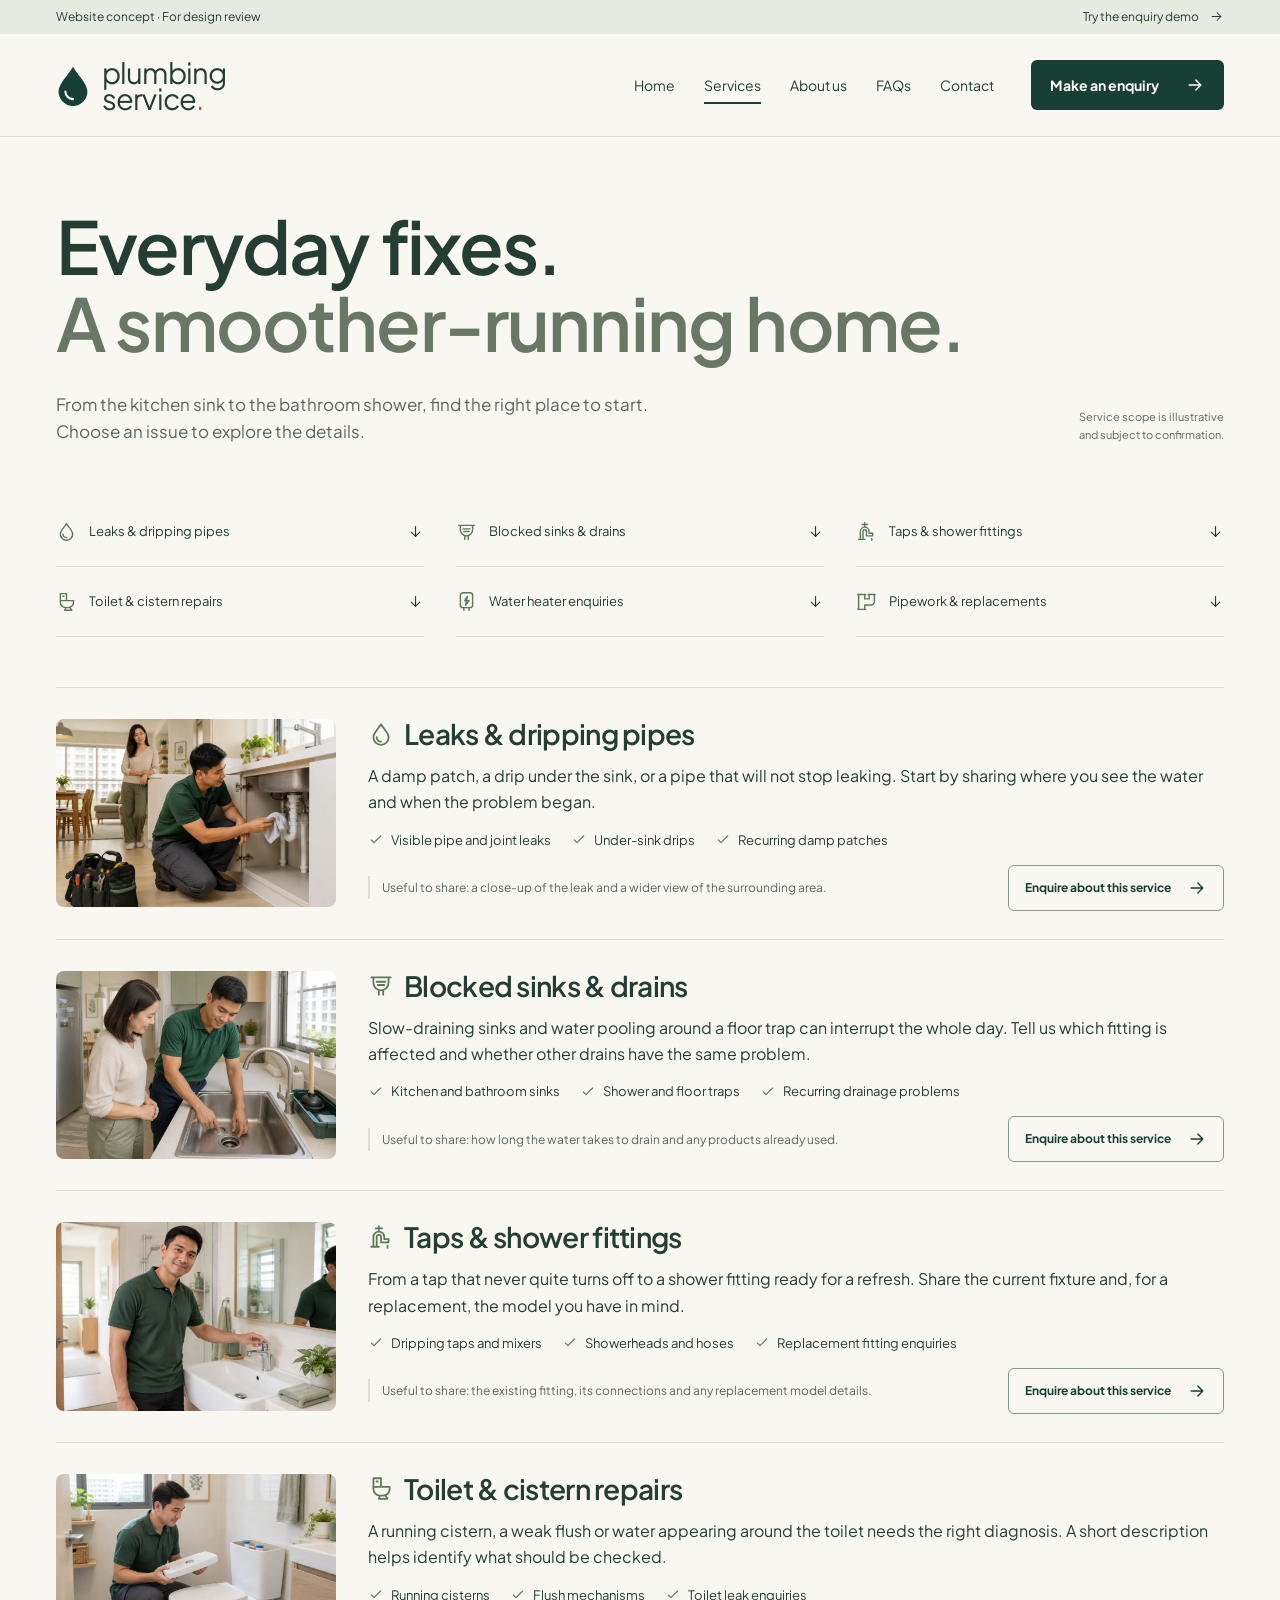
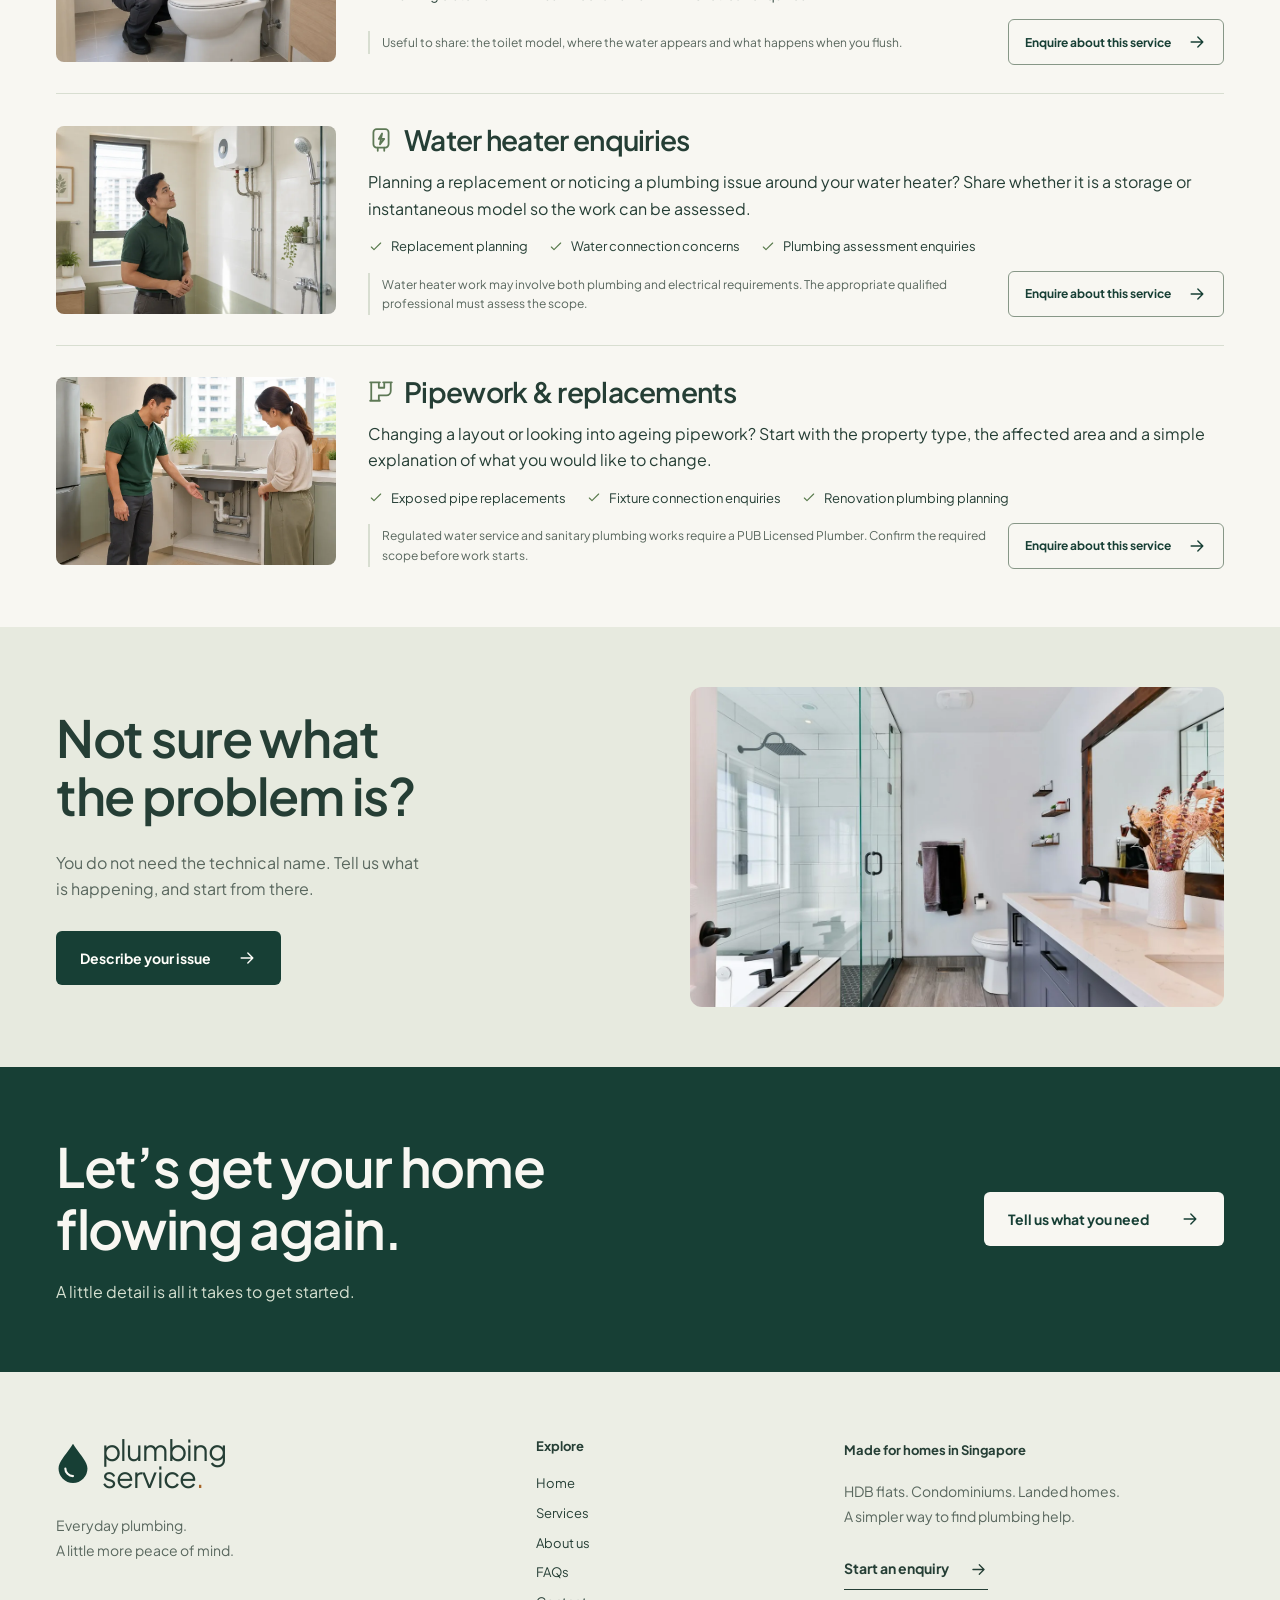
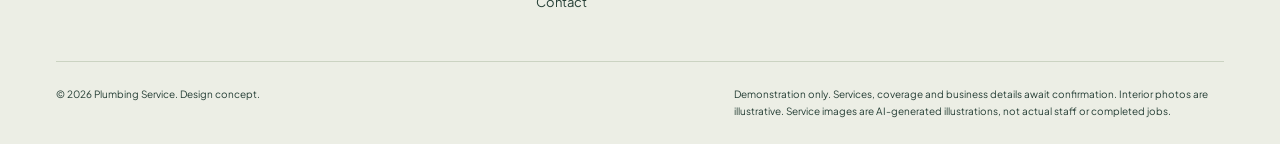
<file: services.html>
<!doctype html>
<html lang="en-SG"><head><meta charset="utf-8"><meta name="viewport" content="width=device-width, initial-scale=1"><meta name="robots" content="noindex,nofollow,noarchive"><meta name="theme-color" content="#173f35"><title>Plumbing Services — Plumbing Service Singapore</title><meta name="description" content="Explore the proposed plumbing service range: leaks, blocked drains, taps, toilets, water heaters and pipework."><meta property="og:title" content="Plumbing Services — Plumbing Service Singapore"><meta property="og:description" content="Explore the proposed plumbing service range: leaks, blocked drains, taps, toilets, water heaters and pipework."><meta property="og:type" content="website"><link rel="icon" type="image/svg+xml" href="assets/favicon.svg"><link rel="preload" href="assets/plus-jakarta-sans.ttf" as="font" type="font/ttf" crossorigin><link rel="stylesheet" href="style.css"><script>document.documentElement.classList.add('js');</script><script src="app.js" defer></script></head><body class="page-services"><a class="skip-link" href="#main">Skip to content</a>
<div class="preview-bar"><div class="wrap"><span>Website concept <span aria-hidden="true">·</span> For design review</span><a href="contact.html#enquiry">Try the enquiry demo <svg viewBox="0 0 24 24" fill="none" aria-hidden="true"><path d="M5 12h14m-6-6 6 6-6 6"/></svg></a></div></div>
<header class="site-header"><div class="wrap header-inner"><a class="brand" href="index.html" aria-label="Plumbing Service home"><span class="brand-symbol"><svg viewBox="0 0 40 48" aria-hidden="true"><path d="M20 2C15 11 3 22 3 31a17 17 0 0 0 34 0C37 22 25 11 20 2Z" fill="currentColor"/><path d="M11 31a9 9 0 0 0 9 9" fill="none" stroke="var(--paper)" stroke-width="2.5" stroke-linecap="round"/></svg></span><span>plumbing<span class="brand-second">service<span class="brand-period">.</span></span></span></a><button class="menu-toggle" aria-expanded="false" aria-controls="main-nav"><span>Menu</span><svg viewBox="0 0 24 24" aria-hidden="true"><path d="M4 8h16M4 16h16"/></svg></button><nav id="main-nav" aria-label="Main navigation"><a href="index.html" >Home</a><a href="services.html" aria-current="page">Services</a><a href="about.html" >About us</a><a href="faq.html" >FAQs</a><a href="contact.html" >Contact</a><a class="button nav-cta" href="contact.html">Make an enquiry<svg viewBox="0 0 24 24" fill="none" aria-hidden="true"><path d="M5 12h14m-6-6 6 6-6 6"/></svg></a></nav></div></header><main id="main"><section class="page-intro wrap"><h1>Everyday fixes.<br> <span>A smoother-running home.</span></h1><div class="intro-bottom"><p>From the kitchen sink to the bathroom shower, find the right place to start. Choose an issue to explore the details.</p><span class="small-note">Service scope is illustrative<br> and subject to confirmation.</span></div></section><nav class="service-jumps wrap" aria-label="Jump to a plumbing service"><a href="#leaks"><svg class="icon" viewBox="0 0 24 24" fill="none" aria-hidden="true"><path d="M12 3C9 8 5 11 5 15a7 7 0 0 0 14 0c0-4-4-7-7-12Z"/><path d="M8 15a4 4 0 0 0 4 4"/></svg>Leaks & dripping pipes<svg viewBox="0 0 24 24" fill="none" aria-hidden="true"><path d="M5 12h14m-6-6 6 6-6 6"/></svg></a><a href="#drains"><svg class="icon" viewBox="0 0 24 24" fill="none" aria-hidden="true"><path d="M3 5h18M5 5v5a7 7 0 0 0 14 0V5M10 17v4m4-4v4M8 9h8m-7 3h6"/></svg>Blocked sinks & drains<svg viewBox="0 0 24 24" fill="none" aria-hidden="true"><path d="M5 12h14m-6-6 6 6-6 6"/></svg></a><a href="#taps"><svg class="icon" viewBox="0 0 24 24" fill="none" aria-hidden="true"><path d="M5 21v-9a5 5 0 0 1 10 0v2h4v3h-7v-5a2 2 0 0 0-4 0v9M3 21h7M7 4h6m-3-2v4m8 16v-2"/></svg>Taps & shower fittings<svg viewBox="0 0 24 24" fill="none" aria-hidden="true"><path d="M5 12h14m-6-6 6 6-6 6"/></svg></a><a href="#toilets"><svg class="icon" viewBox="0 0 24 24" fill="none" aria-hidden="true"><path d="M5 3h7v8H5zM5 11h15v2a6 6 0 0 1-6 6h-3a6 6 0 0 1-6-6v-2Zm6 8-1 3h8l-2-3M8 6h1"/></svg>Toilet & cistern repairs<svg viewBox="0 0 24 24" fill="none" aria-hidden="true"><path d="M5 12h14m-6-6 6 6-6 6"/></svg></a><a href="#heaters"><svg class="icon" viewBox="0 0 24 24" fill="none" aria-hidden="true"><rect x="5" y="2" width="14" height="17" rx="3"/><path d="M9 19v3m6-3v3m-5-11 3-5-1 5h3l-4 5 1-5Z"/></svg>Water heater enquiries<svg viewBox="0 0 24 24" fill="none" aria-hidden="true"><path d="M5 12h14m-6-6 6 6-6 6"/></svg></a><a href="#pipes"><svg class="icon" viewBox="0 0 24 24" fill="none" aria-hidden="true"><path d="M3 4h7v5h5V4h6v8a4 4 0 0 1-4 4h-7v5H3V4Zm-1 0h9m3 0h8M2 21h9"/></svg>Pipework & replacements<svg viewBox="0 0 24 24" fill="none" aria-hidden="true"><path d="M5 12h14m-6-6 6 6-6 6"/></svg></a></nav><div class="wrap service-details"><section class="service-detail" id="leaks" aria-labelledby="leaks-title"><div class="service-detail-heading"><span class="large-icon"><svg class="icon" viewBox="0 0 24 24" fill="none" aria-hidden="true"><path d="M12 3C9 8 5 11 5 15a7 7 0 0 0 14 0c0-4-4-7-7-12Z"/><path d="M8 15a4 4 0 0 0 4 4"/></svg></span><h2 id="leaks-title">Leaks & dripping pipes</h2></div><img class="service-photo" src="assets/service-leaks.webp" alt="Illustrative home visit for leaks & dripping pipes" width="960" height="645" loading="lazy" decoding="async"><div class="service-detail-body"><p class="service-description">A damp patch, a drip under the sink, or a pipe that will not stop leaking. Start by sharing where you see the water and when the problem began.</p><ul class="check-list"><li><svg class="icon" viewBox="0 0 24 24" fill="none" aria-hidden="true"><path d="m5 12 4 4L19 6"/></svg>Visible pipe and joint leaks</li><li><svg class="icon" viewBox="0 0 24 24" fill="none" aria-hidden="true"><path d="m5 12 4 4L19 6"/></svg>Under-sink drips</li><li><svg class="icon" viewBox="0 0 24 24" fill="none" aria-hidden="true"><path d="m5 12 4 4L19 6"/></svg>Recurring damp patches</li></ul><p class="service-note">Useful to share: a close-up of the leak and a wider view of the surrounding area.</p><a class="button button-outline" href="contact.html?service=leaks">Enquire about this service<svg viewBox="0 0 24 24" fill="none" aria-hidden="true"><path d="M5 12h14m-6-6 6 6-6 6"/></svg></a></div></section><section class="service-detail" id="drains" aria-labelledby="drains-title"><div class="service-detail-heading"><span class="large-icon"><svg class="icon" viewBox="0 0 24 24" fill="none" aria-hidden="true"><path d="M3 5h18M5 5v5a7 7 0 0 0 14 0V5M10 17v4m4-4v4M8 9h8m-7 3h6"/></svg></span><h2 id="drains-title">Blocked sinks & drains</h2></div><img class="service-photo" src="assets/service-drains.webp" alt="Illustrative home visit for blocked sinks & drains" width="960" height="645" loading="lazy" decoding="async"><div class="service-detail-body"><p class="service-description">Slow-draining sinks and water pooling around a floor trap can interrupt the whole day. Tell us which fitting is affected and whether other drains have the same problem.</p><ul class="check-list"><li><svg class="icon" viewBox="0 0 24 24" fill="none" aria-hidden="true"><path d="m5 12 4 4L19 6"/></svg>Kitchen and bathroom sinks</li><li><svg class="icon" viewBox="0 0 24 24" fill="none" aria-hidden="true"><path d="m5 12 4 4L19 6"/></svg>Shower and floor traps</li><li><svg class="icon" viewBox="0 0 24 24" fill="none" aria-hidden="true"><path d="m5 12 4 4L19 6"/></svg>Recurring drainage problems</li></ul><p class="service-note">Useful to share: how long the water takes to drain and any products already used.</p><a class="button button-outline" href="contact.html?service=drains">Enquire about this service<svg viewBox="0 0 24 24" fill="none" aria-hidden="true"><path d="M5 12h14m-6-6 6 6-6 6"/></svg></a></div></section><section class="service-detail" id="taps" aria-labelledby="taps-title"><div class="service-detail-heading"><span class="large-icon"><svg class="icon" viewBox="0 0 24 24" fill="none" aria-hidden="true"><path d="M5 21v-9a5 5 0 0 1 10 0v2h4v3h-7v-5a2 2 0 0 0-4 0v9M3 21h7M7 4h6m-3-2v4m8 16v-2"/></svg></span><h2 id="taps-title">Taps & shower fittings</h2></div><img class="service-photo" src="assets/service-taps.webp" alt="Illustrative home visit for taps & shower fittings" width="960" height="645" loading="lazy" decoding="async"><div class="service-detail-body"><p class="service-description">From a tap that never quite turns off to a shower fitting ready for a refresh. Share the current fixture and, for a replacement, the model you have in mind.</p><ul class="check-list"><li><svg class="icon" viewBox="0 0 24 24" fill="none" aria-hidden="true"><path d="m5 12 4 4L19 6"/></svg>Dripping taps and mixers</li><li><svg class="icon" viewBox="0 0 24 24" fill="none" aria-hidden="true"><path d="m5 12 4 4L19 6"/></svg>Showerheads and hoses</li><li><svg class="icon" viewBox="0 0 24 24" fill="none" aria-hidden="true"><path d="m5 12 4 4L19 6"/></svg>Replacement fitting enquiries</li></ul><p class="service-note">Useful to share: the existing fitting, its connections and any replacement model details.</p><a class="button button-outline" href="contact.html?service=taps">Enquire about this service<svg viewBox="0 0 24 24" fill="none" aria-hidden="true"><path d="M5 12h14m-6-6 6 6-6 6"/></svg></a></div></section><section class="service-detail" id="toilets" aria-labelledby="toilets-title"><div class="service-detail-heading"><span class="large-icon"><svg class="icon" viewBox="0 0 24 24" fill="none" aria-hidden="true"><path d="M5 3h7v8H5zM5 11h15v2a6 6 0 0 1-6 6h-3a6 6 0 0 1-6-6v-2Zm6 8-1 3h8l-2-3M8 6h1"/></svg></span><h2 id="toilets-title">Toilet & cistern repairs</h2></div><img class="service-photo" src="assets/service-toilets.webp" alt="Illustrative home visit for toilet & cistern repairs" width="960" height="645" loading="lazy" decoding="async"><div class="service-detail-body"><p class="service-description">A running cistern, a weak flush or water appearing around the toilet needs the right diagnosis. A short description helps identify what should be checked.</p><ul class="check-list"><li><svg class="icon" viewBox="0 0 24 24" fill="none" aria-hidden="true"><path d="m5 12 4 4L19 6"/></svg>Running cisterns</li><li><svg class="icon" viewBox="0 0 24 24" fill="none" aria-hidden="true"><path d="m5 12 4 4L19 6"/></svg>Flush mechanisms</li><li><svg class="icon" viewBox="0 0 24 24" fill="none" aria-hidden="true"><path d="m5 12 4 4L19 6"/></svg>Toilet leak enquiries</li></ul><p class="service-note">Useful to share: the toilet model, where the water appears and what happens when you flush.</p><a class="button button-outline" href="contact.html?service=toilets">Enquire about this service<svg viewBox="0 0 24 24" fill="none" aria-hidden="true"><path d="M5 12h14m-6-6 6 6-6 6"/></svg></a></div></section><section class="service-detail" id="heaters" aria-labelledby="heaters-title"><div class="service-detail-heading"><span class="large-icon"><svg class="icon" viewBox="0 0 24 24" fill="none" aria-hidden="true"><rect x="5" y="2" width="14" height="17" rx="3"/><path d="M9 19v3m6-3v3m-5-11 3-5-1 5h3l-4 5 1-5Z"/></svg></span><h2 id="heaters-title">Water heater enquiries</h2></div><img class="service-photo" src="assets/service-heaters.webp" alt="Illustrative home visit for water heater enquiries" width="960" height="645" loading="lazy" decoding="async"><div class="service-detail-body"><p class="service-description">Planning a replacement or noticing a plumbing issue around your water heater? Share whether it is a storage or instantaneous model so the work can be assessed.</p><ul class="check-list"><li><svg class="icon" viewBox="0 0 24 24" fill="none" aria-hidden="true"><path d="m5 12 4 4L19 6"/></svg>Replacement planning</li><li><svg class="icon" viewBox="0 0 24 24" fill="none" aria-hidden="true"><path d="m5 12 4 4L19 6"/></svg>Water connection concerns</li><li><svg class="icon" viewBox="0 0 24 24" fill="none" aria-hidden="true"><path d="m5 12 4 4L19 6"/></svg>Plumbing assessment enquiries</li></ul><p class="service-note">Water heater work may involve both plumbing and electrical requirements. The appropriate qualified professional must assess the scope.</p><a class="button button-outline" href="contact.html?service=heaters">Enquire about this service<svg viewBox="0 0 24 24" fill="none" aria-hidden="true"><path d="M5 12h14m-6-6 6 6-6 6"/></svg></a></div></section><section class="service-detail" id="pipes" aria-labelledby="pipes-title"><div class="service-detail-heading"><span class="large-icon"><svg class="icon" viewBox="0 0 24 24" fill="none" aria-hidden="true"><path d="M3 4h7v5h5V4h6v8a4 4 0 0 1-4 4h-7v5H3V4Zm-1 0h9m3 0h8M2 21h9"/></svg></span><h2 id="pipes-title">Pipework & replacements</h2></div><img class="service-photo" src="assets/service-pipes.webp" alt="Illustrative home visit for pipework & replacements" width="960" height="645" loading="lazy" decoding="async"><div class="service-detail-body"><p class="service-description">Changing a layout or looking into ageing pipework? Start with the property type, the affected area and a simple explanation of what you would like to change.</p><ul class="check-list"><li><svg class="icon" viewBox="0 0 24 24" fill="none" aria-hidden="true"><path d="m5 12 4 4L19 6"/></svg>Exposed pipe replacements</li><li><svg class="icon" viewBox="0 0 24 24" fill="none" aria-hidden="true"><path d="m5 12 4 4L19 6"/></svg>Fixture connection enquiries</li><li><svg class="icon" viewBox="0 0 24 24" fill="none" aria-hidden="true"><path d="m5 12 4 4L19 6"/></svg>Renovation plumbing planning</li></ul><p class="service-note">Regulated water service and sanitary plumbing works require a PUB Licensed Plumber. Confirm the required scope before work starts.</p><a class="button button-outline" href="contact.html?service=pipes">Enquire about this service<svg viewBox="0 0 24 24" fill="none" aria-hidden="true"><path d="M5 12h14m-6-6 6 6-6 6"/></svg></a></div></section></div><section class="warm-section"><div class="wrap unsure-section"><div><h2>Not sure what<br> the problem is?</h2><p>You do not need the technical name. Tell us what is happening, and start from there.</p><a class="button " href="contact.html?service=other">Describe your issue<svg viewBox="0 0 24 24" fill="none" aria-hidden="true"><path d="M5 12h14m-6-6 6 6-6 6"/></svg></a></div><img class="unsure-photo" src="assets/bathroom-detail.webp" width="1200" height="800" alt="Bathroom fittings including a shower, basin tap and toilet; illustrative interior" loading="lazy"></div></section><section class="closing"><div class="wrap closing-inner"><div><h2>Let’s get your home<br> flowing again.</h2><p>A little detail is all it takes to get started.</p></div><a class="button button-light" href="contact.html">Tell us what you need<svg viewBox="0 0 24 24" fill="none" aria-hidden="true"><path d="M5 12h14m-6-6 6 6-6 6"/></svg></a></div></section></main><footer class="site-footer"><div class="wrap"><div class="footer-top"><div><a class="brand" href="index.html" aria-label="Plumbing Service home"><span class="brand-symbol"><svg viewBox="0 0 40 48" aria-hidden="true"><path d="M20 2C15 11 3 22 3 31a17 17 0 0 0 34 0C37 22 25 11 20 2Z" fill="currentColor"/><path d="M11 31a9 9 0 0 0 9 9" fill="none" stroke="var(--paper)" stroke-width="2.5" stroke-linecap="round"/></svg></span><span>plumbing<span class="brand-second">service<span class="brand-period">.</span></span></span></a><p>Everyday plumbing.<br> A little more peace of mind.</p></div><div class="footer-links"><span class="footer-title">Explore</span><a href="index.html">Home</a><a href="services.html">Services</a><a href="about.html">About us</a><a href="faq.html">FAQs</a><a href="contact.html">Contact</a></div><div class="footer-note"><span class="footer-title">Made for homes in Singapore</span><p>HDB flats. Condominiums. Landed homes.<br> A simpler way to find plumbing help.</p><a class="text-link" href="contact.html">Start an enquiry <svg viewBox="0 0 24 24" fill="none" aria-hidden="true"><path d="M5 12h14m-6-6 6 6-6 6"/></svg></a></div></div><div class="footer-bottom"><p>© 2026 Plumbing Service. Design concept.</p><p>Demonstration only. Services, coverage and business details await confirmation. Interior photos are illustrative. Service images are AI-generated illustrations, not actual staff or completed jobs.</p></div></div></footer><div class="mobile-enquiry"><span>Need a hand?</span><a href="contact.html">Make an enquiry <svg viewBox="0 0 24 24" fill="none" aria-hidden="true"><path d="M5 12h14m-6-6 6 6-6 6"/></svg></a></div></body></html>
</file>
<file: style.css>
@font-face {
  font-family: "Plus Jakarta Sans";
  src: url("assets/plus-jakarta-sans.ttf") format("truetype");
  font-style: normal;
  font-weight: 200 800;
  font-display: swap;
}
:root {
  --paper: #f8f7f2;
  --white: #fffefa;
  --forest: #173f35;
  --ink: #253e35;
  --muted: #59675e;
  --sage: #e7eadf;
  --sand: #e8be80;
  --line: #d8ded1;
  --error: #a33229;
  --display: "Plus Jakarta Sans", sans-serif;
  --sans: "Plus Jakarta Sans", sans-serif;
  --radius: 12px;
  --wrap: 1232px;
  --ease: cubic-bezier(0.16, 1, 0.3, 1);
}
* {
  box-sizing: border-box;
}
html {
  scroll-behavior: smooth;
  scroll-padding-top: 118px;
  scrollbar-color: #829183 var(--paper);
}
body {
  margin: 0;
  background: var(--paper);
  color: var(--ink);
  font-family: var(--sans);
  font-size: 16px;
  line-height: 1.6;
  -webkit-font-smoothing: antialiased;
  -webkit-user-select: none;
  user-select: none;
  -webkit-touch-callout: none;
}
input,
textarea,
select,
[contenteditable="true"],
#enquiry-summary,
#enquiry-summary * {
  -webkit-user-select: text;
  user-select: text;
  -webkit-touch-callout: default;
}
img {
  -webkit-user-drag: none;
}
::selection {
  color: var(--forest);
  background: var(--sand);
}
a {
  color: inherit;
  text-underline-offset: 5px;
  text-decoration-thickness: 1px;
}
button,
input,
select,
textarea {
  font: inherit;
  color: inherit;
}
button,
a,
input,
select,
textarea {
  -webkit-tap-highlight-color: transparent;
}
button,
select {
  cursor: pointer;
}
button {
  border: 0;
}
input,
select,
textarea {
  caret-color: var(--forest);
  max-width: 100%;
}
button:disabled {
  cursor: wait;
  opacity: 0.65;
}
img {
  display: block;
  max-width: 100%;
  height: auto;
}
svg {
  width: 24px;
  height: 24px;
  flex-shrink: 0;
  stroke: currentColor;
  stroke-width: 1.65;
  stroke-linecap: round;
  stroke-linejoin: round;
}
p {
  margin: 0 0 20px;
}
h1,
h2,
h3 {
  margin: 0;
  line-height: 1.15;
  text-wrap: balance;
}
h1,
h2 {
  font-family: var(--display);
  font-weight: 600;
  letter-spacing: -0.025em;
}
h1 {
  font-size: clamp(54px, 6.5vw, 88px);
  line-height: 1.06;
}
h2 {
  font-size: clamp(38px, 4vw, 54px);
}
h3 {
  font-size: 21px;
  font-weight: 700;
  letter-spacing: -0.02em;
}
h1 span,
h2 span {
  color: #687864;
}
em {
  font-style: normal;
  color: var(--sand);
}
:focus-visible {
  outline: 3px solid #ad6a20;
  outline-offset: 5px;
}
.button:focus-visible,
.quick-enquiry :focus-visible,
.care-section :focus-visible,
.closing :focus-visible {
  outline-color: var(--sand);
  box-shadow: 0 0 0 2px var(--forest);
}
[hidden] {
  display: none !important;
}
.wrap {
  width: min(var(--wrap), calc(100% - 112px));
  margin-inline: auto;
}
.section {
  padding-block: 104px;
}
.sr-only {
  position: absolute;
  width: 1px;
  height: 1px;
  padding: 0;
  margin: -1px;
  overflow: hidden;
  clip: rect(0, 0, 0, 0);
  white-space: nowrap;
  border: 0;
}
.skip-link {
  position: fixed;
  top: 12px;
  left: 12px;
  z-index: 100;
  background: var(--sand);
  padding: 12px 20px;
  transform: translateY(-180%);
}
.skip-link:focus {
  transform: translateY(0);
}
.preview-bar {
  background: var(--sage);
  font-size: 12px;
  line-height: 1.4;
}
.preview-bar .wrap {
  display: flex;
  justify-content: space-between;
  align-items: center;
  min-height: 34px;
  gap: 15px;
}
.preview-bar a {
  display: flex;
  align-items: center;
  gap: 10px;
  text-decoration: none;
}
.preview-bar svg {
  width: 15px;
  height: 15px;
}
.site-header {
  position: sticky;
  top: 0;
  z-index: 40;
  background: var(--paper);
  border-bottom: 1px solid var(--line);
}
.header-inner {
  height: 102px;
  display: flex;
  justify-content: space-between;
  align-items: center;
  gap: 32px;
}
.brand {
  display: inline-flex;
  align-items: center;
  gap: 12px;
  text-decoration: none;
  line-height: 0.91;
  font-family: var(--display);
  font-size: 29px;
  letter-spacing: -0.03em;
  flex-shrink: 0;
}
.brand-second {
  display: block;
}
.brand-period {
  color: #a76426;
}
.brand-symbol {
  width: 34px;
  color: var(--forest);
  display: flex;
}
.brand-symbol svg {
  width: 34px;
  height: 43px;
  stroke: none;
}
.site-header nav {
  display: flex;
  align-items: center;
  gap: 29px;
}
.site-header nav > a:not(.button) {
  font-size: 14px;
  text-decoration: none;
  position: relative;
  padding-block: 15px;
}
.site-header nav > a:not(.button):after {
  content: "";
  position: absolute;
  bottom: 7px;
  left: 0;
  width: 100%;
  height: 2px;
  background: var(--forest);
  transform: scaleX(0);
  transform-origin: left;
  transition: transform 0.25s var(--ease);
}
.site-header nav > a[aria-current]:after,
.site-header nav > a:hover:after {
  transform: scaleX(1);
}
.button {
  display: inline-flex;
  align-items: center;
  justify-content: space-between;
  gap: 26px;
  background: var(--forest);
  color: var(--white);
  padding: 16px 23px;
  min-height: 54px;
  border: 1px solid transparent;
  border-radius: 6px;
  font-size: 14px;
  font-weight: 700;
  line-height: 1.3;
  text-decoration: none;
  transition:
    background 0.2s,
    color 0.2s;
}
.button svg {
  width: 20px;
  height: 20px;
  transition: transform 0.3s var(--ease);
}
.button:hover {
  background: #285647;
}
.button:hover svg,
.text-link:hover svg {
  transform: translateX(4px);
}
.button-sand {
  background: var(--sand);
  color: var(--forest);
}
.button-sand:hover {
  background: #f3d39f;
}
.button-light {
  background: var(--paper);
  color: var(--forest);
}
.button-light:hover {
  background: var(--sand);
}
.button-outline {
  background: transparent;
  color: var(--forest);
  border-color: #879787;
}
.button-outline:hover {
  background: var(--sage);
}
.nav-cta {
  padding: 14px 18px;
  min-height: 47px;
  margin-left: 8px;
}
.menu-toggle {
  display: none;
}
.text-link {
  display: inline-flex;
  align-items: center;
  gap: 20px;
  font-size: 14px;
  font-weight: 700;
  text-decoration: none;
  line-height: 1.4;
  padding-block: 10px;
  border-bottom: 1px solid currentColor;
  max-width: 100%;
}
.text-link svg {
  width: 19px;
  height: 19px;
  transition: transform 0.3s var(--ease);
}
.home-intro {
  padding-top: 52px;
}
.hero-heading {
  display: flex;
  align-items: flex-end;
  justify-content: space-between;
  gap: 48px;
  margin-bottom: 42px;
}
.hero-copy {
  padding-bottom: 6px;
  max-width: 340px;
}
.hero-copy p {
  font-size: 17px;
  line-height: 1.7;
  margin-bottom: 16px;
}
.hero-scene {
  position: relative;
  min-height: 478px;
  border-radius: var(--radius);
  overflow: hidden;
  isolation: isolate;
}
.hero-photo {
  display: block;
  position: absolute;
  inset: 0;
}
.hero-photo img {
  width: 100%;
  height: 100%;
  object-fit: cover;
  object-position: 50% 64%;
}
.quick-enquiry {
  position: relative;
  margin: 32px 32px 32px auto;
  width: 326px;
  padding: 25px 26px 23px;
  background: var(--forest);
  color: var(--paper);
  border-radius: 8px;
}
.panel-icon {
  display: block;
  margin-bottom: 14px;
  color: var(--sand);
}
.panel-icon svg {
  height: 27px;
  width: 27px;
}
.quick-enquiry h2 {
  font-size: 37px;
  line-height: 1.08;
  margin-bottom: 25px;
}
.quick-enquiry label {
  display: block;
  font-size: 12px;
  margin-bottom: 7px;
  color: #d9e1d2;
}
.select-wrap {
  position: relative;
}
.select-wrap select {
  appearance: none;
  width: 100%;
  padding-right: 40px;
}
.select-wrap > svg {
  position: absolute;
  right: 12px;
  top: 50%;
  transform: translateY(-50%);
  pointer-events: none;
  width: 20px;
  height: 20px;
}
.quick-enquiry select {
  border: 1px solid #91a291;
  background: var(--forest);
  border-radius: 5px;
  color: var(--paper);
  height: 48px;
  padding-left: 12px;
  font-size: 13px;
}
.quick-enquiry option {
  background: var(--forest);
  color: var(--paper);
}
.quick-enquiry .button {
  width: 100%;
  margin-top: 13px;
}
.quick-enquiry p {
  font-size: 10px;
  margin: 15px 0 0;
  color: #d9e1d2;
  line-height: 1.5;
}
.image-caption {
  position: absolute;
  bottom: 25px;
  left: 28px;
  padding: 8px 14px;
  border-radius: 4px;
  background: var(--paper);
  color: var(--forest);
  font-size: 12px;
}
.home-context {
  display: flex;
  justify-content: space-between;
  align-items: center;
  gap: 20px;
  padding: 27px 0;
  border-bottom: 1px solid var(--line);
}
.home-context > span {
  display: flex;
  align-items: center;
  gap: 9px;
  font-size: 12px;
}
.home-context svg {
  width: 18px;
  height: 18px;
}
.hero-heading,
.hero-scene {
  animation: hero-arrive 0.9s var(--ease) both;
}
.hero-scene {
  animation-delay: 0.12s;
}
@keyframes hero-arrive {
  from {
    transform: translateY(16px);
    filter: blur(2px);
    opacity: 0.8;
  }
  to {
    transform: translateY(0);
    filter: blur(0);
    opacity: 1;
  }
}
.services-overview {
  display: grid;
  grid-template-columns: 0.85fr 1.15fr;
  gap: 100px;
}
.section-lead {
  max-width: 370px;
}
@media (min-width: 651px) and (min-height: 700px) {
  .services-overview > .section-lead {
    position: sticky;
    top: 124px;
    align-self: start;
  }
}
.section-lead h2 {
  margin-bottom: 25px;
}
.section-lead p {
  color: var(--muted);
}
.section-lead .text-link {
  margin-top: 10px;
}
.service-link {
  display: flex;
  align-items: center;
  gap: 23px;
  text-decoration: none;
  padding: 23px 0;
  border-bottom: 1px solid var(--line);
  transition: color 0.2s;
}
.service-link:first-child {
  padding-top: 6px;
}
.service-link > svg {
  margin-left: auto;
  width: 21px;
  height: 21px;
  transition: transform 0.2s;
}
.service-link:hover > svg {
  transform: translateX(5px);
}
.service-link:hover h3 {
  text-decoration: underline;
  text-underline-offset: 5px;
}
.service-icon {
  width: 43px;
  color: #607961;
  flex-shrink: 0;
}
.service-icon svg {
  width: 34px;
  height: 34px;
}
.service-link h3 {
  font-size: 20px;
  margin-bottom: 6px;
}
.service-link p {
  font-size: 13px;
  color: var(--muted);
  margin: 0;
}
.care-section {
  background: var(--forest);
  color: var(--paper);
  padding-block: 76px;
}
.care-inner {
  display: grid;
  grid-template-columns: 1fr 1fr;
  gap: 100px;
  align-items: center;
}
.care-photo {
  width: 100%;
  height: 470px;
  object-fit: cover;
  object-position: 65% 50%;
  border-radius: var(--radius);
}
.care-copy h2 {
  font-size: 60px;
  margin-bottom: 27px;
}
.care-copy p {
  color: #d5dfcf;
  max-width: 410px;
  line-height: 1.8;
}
.care-copy .text-link {
  margin-top: 14px;
}
.section-heading {
  display: flex;
  justify-content: space-between;
  align-items: flex-end;
  gap: 40px;
  margin-bottom: 50px;
}
.section-heading p {
  color: var(--muted);
  margin: 0;
  max-width: 330px;
}
.process-list {
  display: grid;
  grid-template-columns: repeat(3, 1fr);
  gap: 55px;
  list-style: none;
  padding: 0;
  margin: 0;
}
.process-list li {
  padding-top: 25px;
  border-top: 1px solid #9aa992;
}
.step-number {
  display: flex;
  align-items: center;
  justify-content: center;
  border: 1px solid #99a98e;
  border-radius: 50%;
  width: 35px;
  height: 35px;
  font-family: var(--display);
  margin-bottom: 25px;
}
.process-list h3 {
  font-size: 20px;
  margin-bottom: 13px;
}
.process-list p {
  font-size: 14px;
  line-height: 1.8;
  color: var(--muted);
  margin: 0;
}
.faq-preview {
  border-top: 1px solid var(--line);
  display: grid;
  grid-template-columns: 1fr 1fr;
  gap: 90px;
  padding-top: 88px;
}
.faq-preview h2 {
  font-size: 44px;
  margin-bottom: 25px;
}
.faq-item {
  border-bottom: 1px solid var(--line);
}
.faq-item:first-child {
  border-top: 1px solid var(--line);
}
.faq-item summary {
  display: flex;
  justify-content: space-between;
  align-items: center;
  gap: 24px;
  padding: 25px 0;
  cursor: pointer;
  list-style: none;
  font-size: 17px;
  line-height: 1.5;
  font-weight: 700;
}
.faq-item summary::-webkit-details-marker {
  display: none;
}
.faq-item summary:hover {
  color: #52714d;
}
.plus {
  position: relative;
  width: 20px;
  height: 20px;
  flex-shrink: 0;
}
.plus:before,
.plus:after {
  content: "";
  position: absolute;
  background: currentColor;
  left: 3px;
  top: 9px;
  width: 14px;
  height: 1.5px;
}
.plus:after {
  transform: rotate(90deg);
  transition: transform 0.2s;
}
.faq-item[open] .plus:after {
  transform: rotate(0);
}
.faq-answer {
  padding: 0 40px 25px 0;
  color: var(--muted);
  font-size: 15px;
  line-height: 1.85;
}
.faq-answer a {
  color: var(--forest);
}
.closing {
  padding: 68px 0;
  background: var(--forest);
  color: var(--paper);
}
.closing-inner {
  display: flex;
  justify-content: space-between;
  align-items: center;
  gap: 40px;
}
.closing h2 {
  font-size: 54px;
  margin-bottom: 20px;
}
.closing p {
  color: #d6e0d1;
  margin: 0;
}
.closing .button {
  min-width: 240px;
}
.site-footer {
  background: #eceee5;
  padding: 64px 0 24px;
}
.footer-top {
  display: grid;
  grid-template-columns: 1fr 0.55fr 1fr;
  gap: 100px;
  padding-bottom: 48px;
}
.site-footer .brand {
  margin-bottom: 24px;
}
.footer-top p {
  font-size: 14px;
  color: var(--muted);
  line-height: 1.8;
}
.footer-title {
  font-size: 13px;
  font-weight: 700;
  display: block;
  margin-bottom: 18px;
}
.footer-links {
  display: flex;
  align-items: flex-start;
  flex-direction: column;
  gap: 9px;
}
.footer-links .footer-title {
  margin-bottom: 7px;
}
.footer-links a {
  font-size: 13px;
  text-decoration: none;
}
.footer-links a:hover {
  text-decoration: underline;
}
.footer-note {
  padding-top: 4px;
}
.footer-bottom {
  display: flex;
  justify-content: space-between;
  gap: 80px;
  border-top: 1px solid #cbd3c2;
  padding-top: 24px;
}
.footer-bottom p {
  font-size: 10px;
  line-height: 1.7;
  margin: 0;
}
.footer-bottom p:last-child {
  max-width: 490px;
}
.mobile-enquiry {
  display: none;
}
.page-intro {
  padding-top: 70px;
  padding-bottom: 52px;
}
.page-intro h1 {
  font-size: clamp(48px, 5.7vw, 76px);
}
.page-intro > p {
  max-width: 600px;
  font-size: 17px;
  color: var(--muted);
  margin: 26px 0 0;
}
.intro-bottom {
  display: flex;
  align-items: flex-end;
  justify-content: space-between;
  gap: 40px;
  margin-top: 29px;
}
.intro-bottom p {
  max-width: 600px;
  margin: 0;
  color: var(--muted);
  font-size: 17px;
}
.small-note {
  font-size: 11px;
  color: var(--muted);
  line-height: 1.7;
}
.service-jumps {
  display: grid;
  grid-template-columns: repeat(3, 1fr);
  gap: 0 32px;
  padding-bottom: 50px;
}
.service-jumps a {
  display: flex;
  align-items: center;
  gap: 12px;
  text-decoration: none;
  font-size: 13px;
  line-height: 1.5;
  min-height: 70px;
  border-bottom: 1px solid var(--line);
}
.service-jumps a > svg:first-child {
  color: #61775b;
  width: 21px;
  height: 21px;
}
.service-jumps a > svg:last-child {
  width: 17px;
  height: 17px;
  margin-left: auto;
  transform: rotate(90deg);
}
.service-jumps a:hover {
  color: #496a43;
}
.service-detail {
  scroll-margin-top: 125px;
  display: grid;
  grid-template-columns: 280px minmax(0, 1fr);
  grid-template-areas: "photo heading" "photo body";
  grid-template-rows: auto 1fr;
  gap: 12px 32px;
  align-items: start;
  border-top: 1px solid var(--line);
  padding: 28px 0;
}
.service-photo {
  grid-area: photo;
  align-self: center;
  display: block;
  width: 100%;
  height: auto;
  border-radius: 8px;
}
.service-detail-heading {
  grid-area: heading;
  display: flex;
  align-items: center;
  gap: 10px;
}
.service-detail-heading h2 {
  font-size: 28px;
  line-height: 1.25;
  max-width: none;
}
.service-detail-body {
  grid-area: body;
  min-width: 0;
  display: grid;
  grid-template-columns: minmax(0, 1fr) auto;
  gap: 14px 20px;
  align-items: center;
}
.large-icon {
  display: flex;
  flex: 0 0 auto;
  color: #5e7956;
}
.large-icon svg {
  width: 26px;
  height: 26px;
}
.service-description {
  grid-column: 1 / -1;
  font-size: 16px;
  line-height: 1.65;
  margin: 0;
}
.check-list {
  grid-column: 1 / -1;
  display: flex;
  flex-wrap: wrap;
  gap: 6px 20px;
  list-style: none;
  padding: 0;
  margin: 0;
}
.check-list li {
  display: flex;
  align-items: center;
  gap: 7px;
  font-size: 13px;
}
.check-list svg {
  width: 16px;
  height: 16px;
  color: #57794b;
}
.service-note {
  font-size: 12px;
  line-height: 1.6;
  color: var(--muted);
  border-left: 2px solid var(--line);
  padding: 2px 0 2px 12px;
  margin: 0;
}
.service-detail .button {
  font-size: 12px;
  min-height: 46px;
  padding: 12px 16px;
  gap: 16px;
  justify-self: start;
}
.warm-section {
  background: var(--sage);
  margin-top: 30px;
}
.unsure-section {
  padding-block: 60px;
  display: grid;
  grid-template-columns: 1fr 1fr;
  gap: 100px;
  align-items: center;
}
.unsure-section h2 {
  margin-bottom: 25px;
}
.unsure-section p {
  max-width: 370px;
  color: var(--muted);
}
.unsure-section .button {
  margin-top: 10px;
}
.unsure-photo {
  height: 320px;
  width: 100%;
  object-fit: cover;
  border-radius: var(--radius);
}
.about-intro {
  max-width: var(--wrap);
}
.about-intro > p {
  max-width: 600px;
}
.about-image {
  height: 480px;
  position: relative;
  overflow: hidden;
  border-radius: var(--radius);
}
.about-image picture,
.about-image img {
  width: 100%;
  height: 100%;
  object-fit: cover;
  object-position: center 65%;
  display: block;
}
.about-image-note {
  position: absolute;
  bottom: 30px;
  left: 30px;
  background: var(--paper);
  padding: 22px 30px;
  font-family: var(--display);
  font-size: 29px;
  line-height: 1.2;
  border-radius: 6px;
}
.belief-section {
  display: grid;
  grid-template-columns: 1fr 1.1fr;
  gap: 100px;
}
.belief-section p {
  color: var(--muted);
}
.belief-section .large-body {
  font-size: 25px;
  line-height: 1.55;
  color: var(--forest);
  margin-bottom: 25px;
}
.values-section {
  padding-block: 82px;
  background: var(--forest);
  color: var(--paper);
}
.values-section h2 {
  max-width: 600px;
  margin-bottom: 50px;
}
.value-list {
  display: grid;
  grid-template-columns: repeat(3, 1fr);
  gap: 60px;
}
.value-list article {
  border-top: 1px solid #738a72;
  padding-top: 28px;
}
.value-list h3 {
  font-family: var(--display);
  font-weight: 600;
  font-size: 29px;
  margin-bottom: 20px;
}
.value-list p {
  color: #d5dfcf;
  font-size: 14px;
  line-height: 1.9;
  margin: 0;
}
.home-types {
  display: grid;
  grid-template-columns: 1fr 1fr;
  gap: 100px;
}
.home-types h2 {
  font-size: 45px;
  margin-bottom: 25px;
}
.home-types p {
  color: var(--muted);
}
.home-type-list article {
  display: flex;
  gap: 24px;
  border-bottom: 1px solid var(--line);
  padding: 24px 0;
}
.home-type-list article:first-child {
  padding-top: 3px;
}
.home-type-list svg {
  margin-top: 2px;
  width: 28px;
  height: 28px;
  color: #68835d;
}
.home-type-list h3 {
  font-size: 20px;
  margin-bottom: 8px;
}
.home-type-list p {
  font-size: 14px;
  margin: 0;
}
.faq-intro {
  padding-bottom: 65px;
}
.faq-layout {
  display: grid;
  grid-template-columns: 300px 1fr;
  gap: 90px;
  padding-bottom: 110px;
}
.faq-sidebar h2 {
  font-family: var(--sans);
  font-size: 18px;
  letter-spacing: -0.01em;
  font-weight: 700;
  margin-bottom: 22px;
}
.faq-filters {
  display: flex;
  flex-direction: column;
  gap: 5px;
}
.faq-filters button {
  display: flex;
  align-items: center;
  justify-content: space-between;
  background: transparent;
  text-align: left;
  padding: 14px 17px;
  border-radius: 6px;
  font-size: 14px;
  min-height: 48px;
}
.faq-filters button svg {
  width: 17px;
  height: 17px;
  opacity: 0;
}
.faq-filters button[aria-pressed="true"] {
  background: var(--forest);
  color: var(--paper);
}
.faq-filters button[aria-pressed="true"] svg {
  opacity: 1;
}
.faq-filters button:hover:not([aria-pressed="true"]) {
  background: var(--sage);
}
.faq-help {
  padding: 28px;
  margin-top: 35px;
  background: var(--sage);
  border-radius: var(--radius);
}
.faq-help > svg {
  width: 28px;
  height: 28px;
  margin-bottom: 15px;
}
.faq-help h3 {
  font-family: var(--display);
  font-weight: 600;
  font-size: 29px;
  margin-bottom: 14px;
}
.faq-help p {
  font-size: 14px;
  color: var(--muted);
  margin-bottom: 13px;
}
.faq-help .text-link {
  font-size: 13px;
  gap: 12px;
}
.faq-search {
  position: relative;
  display: flex;
  align-items: center;
}
.faq-search > svg {
  position: absolute;
  left: 17px;
  color: var(--muted);
  width: 21px;
  height: 21px;
}
.faq-search input {
  width: 100%;
  height: 58px;
  border: 1px solid #b6c0af;
  border-radius: 6px;
  background: var(--white);
  padding: 14px 80px 14px 50px;
  font-size: 15px;
}
.faq-search button {
  position: absolute;
  right: 8px;
  background: transparent;
  padding: 12px 8px;
  font-size: 12px;
  text-decoration: underline;
  text-underline-offset: 3px;
}
.faq-search input::-webkit-search-cancel-button {
  display: none;
}
.search-count {
  font-size: 12px;
  color: var(--muted);
  margin: 15px 0 21px;
}
.faq-empty {
  padding: 45px 0;
}
.faq-empty h3 {
  font-family: var(--display);
  font-size: 32px;
  font-weight: 400;
  margin-bottom: 15px;
}
.faq-empty p {
  color: var(--muted);
}
.contact-intro {
  padding-bottom: 60px;
}
.contact-layout {
  display: grid;
  grid-template-columns: 0.7fr 1.3fr;
  gap: 86px;
  padding-bottom: 100px;
}
.contact-note {
  padding: 31px;
  background: var(--sage);
  border-radius: var(--radius);
}
.contact-note > svg {
  width: 30px;
  height: 30px;
  margin-bottom: 22px;
}
.contact-note h2 {
  font-size: 36px;
  margin-bottom: 20px;
}
.contact-note p {
  font-size: 14px;
  color: var(--muted);
}
.contact-note .check-list {
  margin-bottom: 0;
}
.contact-note li {
  font-size: 12px;
}
.contact-facts {
  margin: 35px 20px 0 0;
}
.contact-facts h3 {
  font-size: 16px;
  margin-bottom: 17px;
}
.contact-facts p {
  font-size: 13px;
  color: var(--muted);
  line-height: 1.8;
}
.contact-facts a {
  font-size: 13px;
}
.enquiry-form-shell {
  background: var(--white);
  padding: 36px 36px 32px;
  border: 1px solid var(--line);
  border-radius: var(--radius);
}
.form-heading {
  margin-bottom: 30px;
}
.form-heading h2 {
  font-size: 35px;
  margin-bottom: 12px;
}
.form-heading p {
  font-size: 12px;
  color: var(--muted);
  margin: 0;
}
.form-grid {
  display: grid;
  grid-template-columns: 1fr 1fr;
  gap: 23px 22px;
}
.field {
  min-width: 0;
  display: flex;
  flex-direction: column;
}
.field.full {
  grid-column: 1 / -1;
}
.field label {
  font-size: 13px;
  font-weight: 700;
  margin-bottom: 8px;
  display: block;
}
.field input,
.field select,
.field textarea,
#copy-text {
  border: 1px solid #aab6a3;
  border-radius: 5px;
  background: var(--white);
  width: 100%;
  padding: 12px 13px;
  font-size: 14px;
  min-height: 48px;
}
.field select {
  padding-right: 36px;
  line-height: 1.5;
}
.field textarea,
#copy-text {
  resize: vertical;
  line-height: 1.7;
}
.field input::placeholder,
.field textarea::placeholder,
.faq-search input::placeholder {
  color: #697364;
  opacity: 1;
}
.field input[aria-invalid="true"],
.field select[aria-invalid="true"],
.field textarea[aria-invalid="true"] {
  border-color: var(--error);
  border-width: 2px;
}
.field-hint {
  display: block;
  font-size: 10px;
  color: var(--muted);
  line-height: 1.6;
  margin-top: 7px;
}
.field-error {
  font-size: 11px;
  color: var(--error);
  line-height: 1.5;
  margin-top: 6px;
  display: block;
}
.field-error:empty {
  display: none;
}
.field-meta {
  display: flex;
  align-items: baseline;
  gap: 14px;
  justify-content: space-between;
}
.field-meta #character-count {
  font-size: 10px;
  color: var(--muted);
  white-space: nowrap;
  font-variant-numeric: tabular-nums;
}
.form-submit {
  border-top: 1px solid var(--line);
  padding-top: 26px;
  margin-top: 30px;
}
.form-submit p {
  font-size: 11px;
  color: var(--muted);
  margin: 13px 0 0;
}
.form-error-summary {
  background: #fbebe4;
  border: 1px solid #b65749;
  color: #82281e;
  font-size: 13px;
  line-height: 1.8;
  padding: 18px 22px;
  border-radius: 6px;
  margin-bottom: 25px;
}
.form-error-summary ul {
  margin: 10px 0 0;
  padding-left: 18px;
}
.form-error-summary a {
  color: inherit;
}
.result-icon {
  display: flex;
  align-items: center;
  justify-content: center;
  background: var(--sage);
  width: 50px;
  height: 50px;
  border-radius: 50%;
  margin-bottom: 25px;
}
.enquiry-result h2 {
  font-size: 38px;
  margin-bottom: 20px;
}
.enquiry-result > p {
  font-size: 14px;
  color: var(--muted);
}
.enquiry-result dl {
  margin: 28px 0;
}
.enquiry-result dl > div {
  padding: 15px 0;
  border-top: 1px solid var(--line);
}
.enquiry-result dt {
  font-size: 11px;
  color: var(--muted);
  margin-bottom: 5px;
}
.enquiry-result dd {
  margin: 0;
  font-size: 15px;
  white-space: pre-wrap;
  overflow-wrap: anywhere;
}
.result-actions {
  display: flex;
  flex-wrap: wrap;
  gap: 12px;
}
.result-actions .button {
  padding-inline: 16px;
  gap: 14px;
  font-size: 13px;
}
.enquiry-result #copy-status {
  margin-top: 17px;
  color: var(--forest);
  font-size: 12px;
}
#copy-fallback label {
  font-size: 13px;
  display: block;
  margin-bottom: 9px;
}
@media (min-width: 1600px) {
  .home-intro {
    padding-top: 60px;
  }
  .hero-heading {
    margin-bottom: 45px;
  }
  .hero-scene {
    min-height: 510px;
  }
  .quick-enquiry {
    margin-top: 48px;
    margin-bottom: 48px;
  }
}
@media (max-width: 1100px) {
  .wrap {
    width: calc(100% - 72px);
  }
  .site-header nav {
    gap: 20px;
  }
  .header-inner {
    gap: 20px;
  }
  .nav-cta {
    padding: 13px;
    gap: 15px;
  }
  .services-overview,
  .care-inner,
  .belief-section,
  .home-types,
  .faq-preview,
  .contact-layout,
  .unsure-section {
    gap: 55px;
  }
  .footer-top {
    gap: 55px;
  }
  .hero-copy {
    max-width: 290px;
  }
  .service-detail {
    grid-template-columns: 240px minmax(0, 1fr);
    column-gap: 24px;
  }
  .service-detail-body {
    grid-template-columns: minmax(0, 1fr);
    gap: 12px;
  }
  .faq-layout {
    gap: 50px;
    grid-template-columns: 245px 1fr;
  }
  .care-copy h2 {
    font-size: 52px;
  }
  .contact-layout {
    grid-template-columns: 0.7fr 1.3fr;
  }
  .enquiry-form-shell {
    padding: 28px;
  }
  .contact-note {
    padding: 24px;
  }
  .form-grid {
    gap: 22px 16px;
  }
  .home-context > span {
    font-size: 10px;
  }
}
@media (max-width: 950px) {
  .header-inner {
    height: 88px;
  }
  .menu-toggle {
    display: flex;
    align-items: center;
    gap: 12px;
    background: transparent;
    padding: 12px 0 12px 12px;
    min-height: 48px;
    font-size: 14px;
  }
  .menu-toggle svg {
    fill: none;
  }
  .site-header nav {
    position: absolute;
    top: 100%;
    left: 0;
    right: 0;
    background: var(--paper);
    border-bottom: 1px solid var(--line);
    padding: 20px 36px 28px;
    display: grid;
    grid-template-columns: repeat(3, 1fr);
    gap: 10px 30px;
  }
  .js .site-header nav:not(.is-open) {
    display: none;
  }
  .site-header nav > a:not(.button) {
    padding: 13px 0;
  }
  .site-header nav > a:not(.button):after {
    width: 40px;
  }
  .site-header nav .nav-cta {
    margin: 0;
    justify-content: space-between;
  }
  .hero-heading {
    gap: 30px;
  }
  h1 {
    font-size: 66px;
  }
  .hero-copy {
    max-width: 250px;
  }
  .hero-copy p {
    font-size: 15px;
  }
  .hero-scene {
    min-height: 450px;
  }
  .quick-enquiry {
    width: 305px;
    margin: 25px 25px 25px auto;
    padding: 24px;
  }
  .quick-enquiry h2 {
    font-size: 34px;
  }
  .home-context {
    flex-wrap: wrap;
    justify-content: center;
    gap: 16px 27px;
  }
  .home-context > span {
    font-size: 11px;
  }
  .section {
    padding-block: 78px;
  }
  .services-overview {
    grid-template-columns: 0.85fr 1.15fr;
    gap: 40px;
  }
  .section-lead h2 {
    font-size: 43px;
  }
  .service-link {
    gap: 14px;
  }
  .service-link h3 {
    font-size: 17px;
  }
  .service-icon {
    width: 32px;
  }
  .service-icon svg {
    width: 29px;
    height: 29px;
  }
  .service-link p {
    font-size: 12px;
  }
  .care-inner {
    gap: 44px;
  }
  .care-photo {
    height: 410px;
  }
  .care-copy h2 {
    font-size: 46px;
  }
  .care-copy p {
    font-size: 14px;
  }
  .process-list {
    gap: 30px;
  }
  .process-list h3 {
    font-size: 17px;
  }
  .process-list p {
    font-size: 13px;
  }
  .section-heading h2 {
    font-size: 46px;
  }
  .faq-preview {
    gap: 45px;
  }
  .faq-preview h2 {
    font-size: 37px;
  }
  .faq-item summary {
    font-size: 15px;
  }
  .closing h2 {
    font-size: 46px;
  }
  .footer-top {
    grid-template-columns: 1fr 0.5fr 1fr;
    gap: 40px;
  }
  .service-jumps {
    grid-template-columns: 1fr 1fr;
  }
  .service-detail {
    grid-template-columns: 200px minmax(0, 1fr);
    gap: 12px 24px;
    padding-block: 24px;
  }
  .service-detail-heading h2 {
    font-size: 25px;
  }
  .service-description {
    font-size: 16px;
  }
  .page-intro {
    padding-top: 55px;
  }
  .page-intro h1 {
    font-size: 60px;
  }
  .about-image {
    height: 390px;
  }
  .belief-section {
    gap: 45px;
  }
  .belief-section h2 {
    font-size: 43px;
  }
  .value-list {
    gap: 30px;
  }
  .value-list h3 {
    font-size: 25px;
  }
  .home-types h2 {
    font-size: 39px;
  }
  .faq-layout {
    grid-template-columns: 200px 1fr;
    gap: 36px;
  }
  .faq-help {
    padding: 22px;
  }
  .faq-help .text-link {
    font-size: 12px;
    gap: 8px;
  }
  .faq-filters button {
    padding-inline: 13px;
  }
  .contact-layout {
    grid-template-columns: 1fr 1.6fr;
    gap: 28px;
  }
  .contact-note {
    padding: 22px;
  }
  .contact-note h2 {
    font-size: 30px;
  }
  .contact-note li {
    font-size: 11px;
    align-items: flex-start;
    gap: 7px;
  }
  .form-grid {
    grid-template-columns: 1fr;
  }
  .field.full {
    grid-column: auto;
  }
  .contact-layout .enquiry-form-shell {
    padding: 26px;
  }
  .contact-facts {
    margin-right: 0;
  }
  .contact-facts h3 {
    line-height: 1.5;
  }
  .contact-intro > p {
    max-width: 590px;
  }
}
@media (max-width: 650px) {
  html {
    scroll-padding-top: 100px;
  }
  .wrap {
    width: calc(100% - 40px);
  }
  body {
    font-size: 15px;
  }
  .preview-bar .wrap {
    justify-content: center;
    min-height: 29px;
    font-size: 10px;
  }
  .preview-bar a {
    display: none;
  }
  .header-inner {
    height: 77px;
  }
  .brand {
    font-size: 25px;
    gap: 10px;
  }
  .brand-symbol,
  .brand-symbol svg {
    width: 29px;
  }
  .brand-symbol svg {
    height: 37px;
  }
  .menu-toggle {
    font-size: 13px;
  }
  .menu-toggle svg {
    width: 22px;
  }
  .site-header nav {
    padding: 15px 20px 23px;
    grid-template-columns: 1fr;
    gap: 0;
  }
  .site-header nav > a:not(.button) {
    padding: 13px 0;
    font-size: 15px;
    border-bottom: 1px solid var(--line);
  }
  .site-header nav > a:not(.button):after {
    bottom: 10px;
    width: 30px;
  }
  .site-header nav .nav-cta {
    margin-top: 17px;
  }
  .button {
    min-height: 52px;
    padding: 15px 19px;
    font-size: 13px;
  }
  .text-link {
    font-size: 13px;
    gap: 18px;
  }
  .home-intro {
    padding-top: 33px;
  }
  .hero-heading {
    display: block;
    margin-bottom: 26px;
  }
  .hero-heading h1 {
    font-size: clamp(49px, 11.8vw, 72px);
    line-height: 1.06;
  }
  .hero-copy {
    max-width: none;
    padding: 0;
    margin-top: 20px;
  }
  .hero-copy p {
    font-size: 14px;
    line-height: 1.7;
    margin-bottom: 10px;
  }
  .hero-copy p br:first-child {
    display: none;
  }
  .desktop-break {
    display: none;
  }
  .hero-copy .text-link {
    padding-top: 4px;
  }
  .hero-scene {
    min-height: 0;
    border-radius: 10px;
    display: flex;
    flex-direction: column;
    background: var(--forest);
  }
  .hero-photo {
    position: relative;
    inset: auto;
    height: 235px;
    width: 100%;
  }
  .hero-photo img {
    object-position: center 60%;
  }
  .quick-enquiry {
    width: auto;
    margin: 0;
    padding: 25px 24px 22px;
    border-radius: 0;
  }
  .panel-icon {
    display: none;
  }
  .quick-enquiry h2 {
    font-size: 31px;
    margin-bottom: 20px;
  }
  .quick-enquiry h2 br {
    display: none;
  }
  .quick-enquiry select {
    font-size: 13px;
  }
  .quick-enquiry p {
    font-size: 10px;
  }
  .quick-enquiry .button {
    margin-top: 12px;
  }
  .image-caption {
    left: 14px;
    bottom: auto;
    top: 195px;
    padding: 6px 10px;
    font-size: 10px;
  }
  .home-context {
    display: grid;
    grid-template-columns: 1fr;
    gap: 12px;
    justify-content: flex-start;
    padding-block: 22px;
  }
  .home-context > span {
    font-size: 11px;
  }
  .home-context svg {
    width: 17px;
    height: 17px;
  }
  .section {
    padding-block: 60px;
  }
  h2 {
    font-size: 38px;
  }
  .services-overview {
    display: block;
  }
  .section-lead {
    max-width: none;
    margin-bottom: 35px;
  }
  .section-lead h2 {
    font-size: 41px;
    line-height: 1.1;
  }
  .section-lead h2 br:nth-of-type(1) {
    display: none;
  }
  .section-lead p {
    max-width: 330px;
    font-size: 14px;
    margin-bottom: 10px;
  }
  .service-link {
    padding-block: 21px;
    gap: 15px;
  }
  .service-link h3 {
    font-size: 17px;
  }
  .service-link p {
    font-size: 12px;
  }
  .service-icon {
    width: 31px;
  }
  .service-icon svg {
    width: 28px;
    height: 28px;
  }
  .care-section {
    padding-block: 40px;
  }
  .care-inner {
    display: flex;
    flex-direction: column;
    gap: 32px;
  }
  .care-photo {
    height: 300px;
    object-position: 60% center;
  }
  .care-copy {
    width: 100%;
  }
  .care-copy h2 {
    font-size: 44px;
    margin-bottom: 22px;
  }
  .care-copy h2 br:first-child {
    display: none;
  }
  .care-copy p {
    max-width: none;
  }
  .care-copy .text-link {
    margin-top: 4px;
  }
  .section-heading {
    display: block;
    margin-bottom: 30px;
  }
  .section-heading h2 {
    font-size: 39px;
    margin-bottom: 20px;
  }
  .section-heading p {
    font-size: 14px;
  }
  .section-heading p br {
    display: none;
  }
  .process-list {
    grid-template-columns: 1fr;
    gap: 27px;
  }
  .process-list li {
    position: relative;
    padding: 22px 0 0 50px;
  }
  .step-number {
    position: absolute;
    top: 22px;
    left: 0;
    margin: 0;
    width: 31px;
    height: 31px;
  }
  .process-list h3 {
    font-size: 18px;
    margin-top: 5px;
    margin-bottom: 12px;
  }
  .process-list p {
    font-size: 13px;
  }
  .faq-preview {
    display: block;
  }
  .faq-preview > div:first-child {
    margin-bottom: 30px;
  }
  .faq-preview h2 {
    font-size: 37px;
    margin-bottom: 15px;
  }
  .faq-item summary {
    padding-block: 22px;
    font-size: 15px;
  }
  .faq-answer {
    font-size: 14px;
    padding-right: 20px;
  }
  .closing {
    padding-block: 46px;
  }
  .closing-inner {
    display: block;
  }
  .closing h2 {
    font-size: 42px;
    margin-bottom: 17px;
  }
  .closing p {
    font-size: 14px;
  }
  .closing .button {
    margin-top: 28px;
    min-width: 236px;
  }
  .site-footer {
    padding: 43px 0 96px;
  }
  .footer-top {
    grid-template-columns: 1fr 1fr;
    gap: 35px 20px;
    padding-bottom: 33px;
  }
  .footer-top > .footer-note {
    grid-column: 1 / -1;
  }
  .footer-top p {
    font-size: 12px;
    margin-bottom: 10px;
  }
  .footer-title {
    font-size: 12px;
    margin-bottom: 10px;
  }
  .footer-links {
    padding-left: 30px;
    gap: 10px;
  }
  .footer-links a {
    font-size: 12px;
  }
  .footer-note .text-link {
    font-size: 12px;
  }
  .footer-bottom {
    display: block;
    padding-top: 20px;
  }
  .footer-bottom p {
    font-size: 10px;
    margin-bottom: 10px;
  }
  .mobile-enquiry {
    position: fixed;
    bottom: 0;
    left: 0;
    right: 0;
    z-index: 35;
    display: flex;
    justify-content: space-between;
    align-items: center;
    gap: 18px;
    padding: 12px 20px calc(12px + env(safe-area-inset-bottom));
    border-top: 1px solid var(--line);
    background: var(--paper);
  }
  .mobile-enquiry > span {
    font-size: 12px;
  }
  .mobile-enquiry a {
    display: flex;
    align-items: center;
    justify-content: center;
    gap: 18px;
    padding: 12px 15px;
    min-height: 44px;
    background: var(--forest);
    color: var(--paper);
    border-radius: 5px;
    font-size: 12px;
    font-weight: 700;
    text-decoration: none;
  }
  .mobile-enquiry svg {
    width: 18px;
    height: 18px;
  }
  .page-contact .site-footer {
    padding-bottom: 25px;
  }
  .page-intro {
    padding-top: 38px;
    padding-bottom: 33px;
  }
  .page-intro h1 {
    font-size: clamp(40px, 10.6vw, 57px);
    line-height: 1.08;
  }
  .page-intro > p {
    font-size: 14px;
    margin-top: 23px;
  }
  .intro-bottom {
    display: block;
    margin-top: 23px;
  }
  .intro-bottom p {
    font-size: 14px;
  }
  .small-note {
    display: block;
    margin-top: 18px;
    font-size: 10px;
  }
  .small-note br {
    display: none;
  }
  .service-jumps {
    grid-template-columns: 1fr;
    gap: 0;
    padding-bottom: 30px;
  }
  .service-jumps a {
    min-height: 58px;
    font-size: 13px;
  }
  .service-jumps a > svg:first-child {
    width: 21px;
    height: 21px;
  }
  .service-detail {
    grid-template-columns: minmax(0, 1fr);
    grid-template-areas: "heading" "photo" "body";
    grid-template-rows: auto;
    gap: 16px;
    padding-block: 24px;
    scroll-margin-top: 100px;
  }
  .service-detail-heading {
    gap: 12px;
  }
  .service-detail-heading h2 {
    font-size: 24px;
  }
  .large-icon {
    margin: 0;
  }
  .large-icon svg {
    width: 28px;
    height: 28px;
  }
  .service-description {
    font-size: 15px;
    line-height: 1.65;
  }
  .check-list li {
    font-size: 13px;
  }
  .service-note {
    font-size: 12px;
    padding: 2px 0 2px 12px;
    margin: 0;
  }
  .service-detail .button {
    font-size: 12px;
  }
  .warm-section {
    margin-top: 0;
  }
  .unsure-section {
    grid-template-columns: 1fr;
    gap: 30px;
    padding-block: 40px;
  }
  .unsure-section h2 {
    font-size: 39px;
    margin-bottom: 20px;
  }
  .unsure-section p {
    font-size: 14px;
  }
  .unsure-photo {
    height: 240px;
  }
  .about-image {
    height: 340px;
  }
  .about-image img {
    object-position: 65% center;
  }
  .about-image-note {
    left: 16px;
    bottom: 16px;
    padding: 18px 21px;
    font-size: 25px;
  }
  .belief-section {
    grid-template-columns: 1fr;
    gap: 26px;
  }
  .belief-section h2 {
    font-size: 39px;
  }
  .belief-section .large-body {
    font-size: 22px;
    margin-bottom: 20px;
  }
  .belief-section p {
    font-size: 14px;
  }
  .belief-section p:last-child {
    margin-bottom: 0;
  }
  .values-section {
    padding-block: 48px;
  }
  .values-section h2 {
    font-size: 38px;
    margin-bottom: 30px;
  }
  .value-list {
    grid-template-columns: 1fr;
    gap: 25px;
  }
  .value-list article {
    padding-top: 23px;
  }
  .value-list h3 {
    font-size: 28px;
    margin-bottom: 13px;
  }
  .value-list p {
    font-size: 13px;
  }
  .home-types {
    grid-template-columns: 1fr;
    gap: 26px;
  }
  .home-types h2 {
    font-size: 38px;
    margin-bottom: 18px;
  }
  .home-types p {
    font-size: 14px;
  }
  .home-type-list h3 {
    font-size: 18px;
  }
  .home-type-list p {
    font-size: 12px;
  }
  .home-type-list article {
    gap: 19px;
    padding-block: 22px;
  }
  .faq-intro {
    padding-bottom: 36px;
  }
  .faq-intro p br {
    display: none;
  }
  .faq-layout {
    grid-template-columns: 1fr;
    gap: 25px;
    padding-bottom: 65px;
  }
  .faq-sidebar h2 {
    font-size: 15px;
    margin-bottom: 15px;
  }
  .faq-filters {
    flex-direction: row;
    flex-wrap: wrap;
    gap: 8px;
  }
  .faq-filters button {
    padding: 10px 14px;
    font-size: 12px;
    min-height: 44px;
    border: 1px solid #b4c1aa;
  }
  .faq-filters button svg {
    display: none;
  }
  .faq-help {
    display: none;
  }
  .faq-search input {
    font-size: 14px;
    height: 53px;
  }
  .search-count {
    margin-bottom: 17px;
  }
  .faq-empty {
    padding: 25px 0;
  }
  .contact-layout {
    display: flex;
    flex-direction: column;
    gap: 29px;
    padding-bottom: 55px;
  }
  .contact-aside {
    display: contents;
  }
  .contact-note {
    padding: 24px;
    order: 0;
  }
  .contact-note > svg {
    display: none;
  }
  .contact-note h2 {
    font-size: 31px;
    margin-bottom: 16px;
  }
  .contact-note h2 br {
    display: none;
  }
  .contact-note p {
    font-size: 13px;
    margin-bottom: 18px;
  }
  .contact-note li {
    font-size: 12px;
    gap: 9px;
  }
  .enquiry-form-shell {
    order: 1;
  }
  .contact-facts {
    order: 2;
    margin: 0;
  }
  .contact-facts p {
    font-size: 12px;
  }
  .contact-facts h3 {
    font-size: 15px;
  }
  .contact-layout .enquiry-form-shell {
    padding: 25px 20px;
  }
  .form-heading {
    margin-bottom: 27px;
  }
  .form-heading h2 {
    font-size: 31px;
  }
  .form-heading p {
    font-size: 11px;
  }
  .form-grid {
    gap: 23px;
  }
  .field input,
  .field select,
  .field textarea {
    font-size: 16px;
  }
  .field label {
    font-size: 12px;
  }
  .field-hint {
    font-size: 10px;
  }
  .field-meta {
    gap: 10px;
    align-items: flex-start;
  }
  .field-meta #character-count {
    margin-top: 7px;
  }
  .field-meta .field-hint {
    max-width: 190px;
  }
  .form-submit .button {
    width: 100%;
  }
  .form-submit p {
    font-size: 10px;
  }
  .enquiry-result h2 {
    font-size: 34px;
  }
  .enquiry-result > p {
    font-size: 13px;
  }
  .enquiry-result dd {
    font-size: 14px;
  }
  .result-actions .button {
    font-size: 12px;
  }
  .form-error-summary {
    padding: 15px;
    font-size: 12px;
  }
}
@media (prefers-reduced-motion: reduce) {
  html {
    scroll-behavior: auto;
  }
  *,
  *:before,
  *:after {
    animation: none !important;
    transition: none !important;
  }
}

/* Keep navigation readable when JavaScript is unavailable. */
@media (max-width: 950px) {
  html:not(.js) .site-header {
    position: static;
  }
  html:not(.js) .header-inner {
    height: auto;
    flex-wrap: wrap;
    padding-block: 18px;
  }
  html:not(.js) .menu-toggle {
    display: none;
  }
  html:not(.js) .site-header nav {
    position: static;
    display: flex;
    flex-wrap: wrap;
    width: 100%;
    padding: 12px 0 0;
    border: 0;
    gap: 8px 22px;
  }
  html:not(.js) .site-header nav > a:not(.button) {
    border: 0;
  }
  html:not(.js) .site-header nav .nav-cta {
    margin: 0;
  }
}

@media (min-width: 651px) and (max-width: 950px) {
  .hero-heading h1 {
    font-size: clamp(48px, 6.6vw, 62px);
  }
}

.form-ready .js-required {
  display: none;
}
</file>
